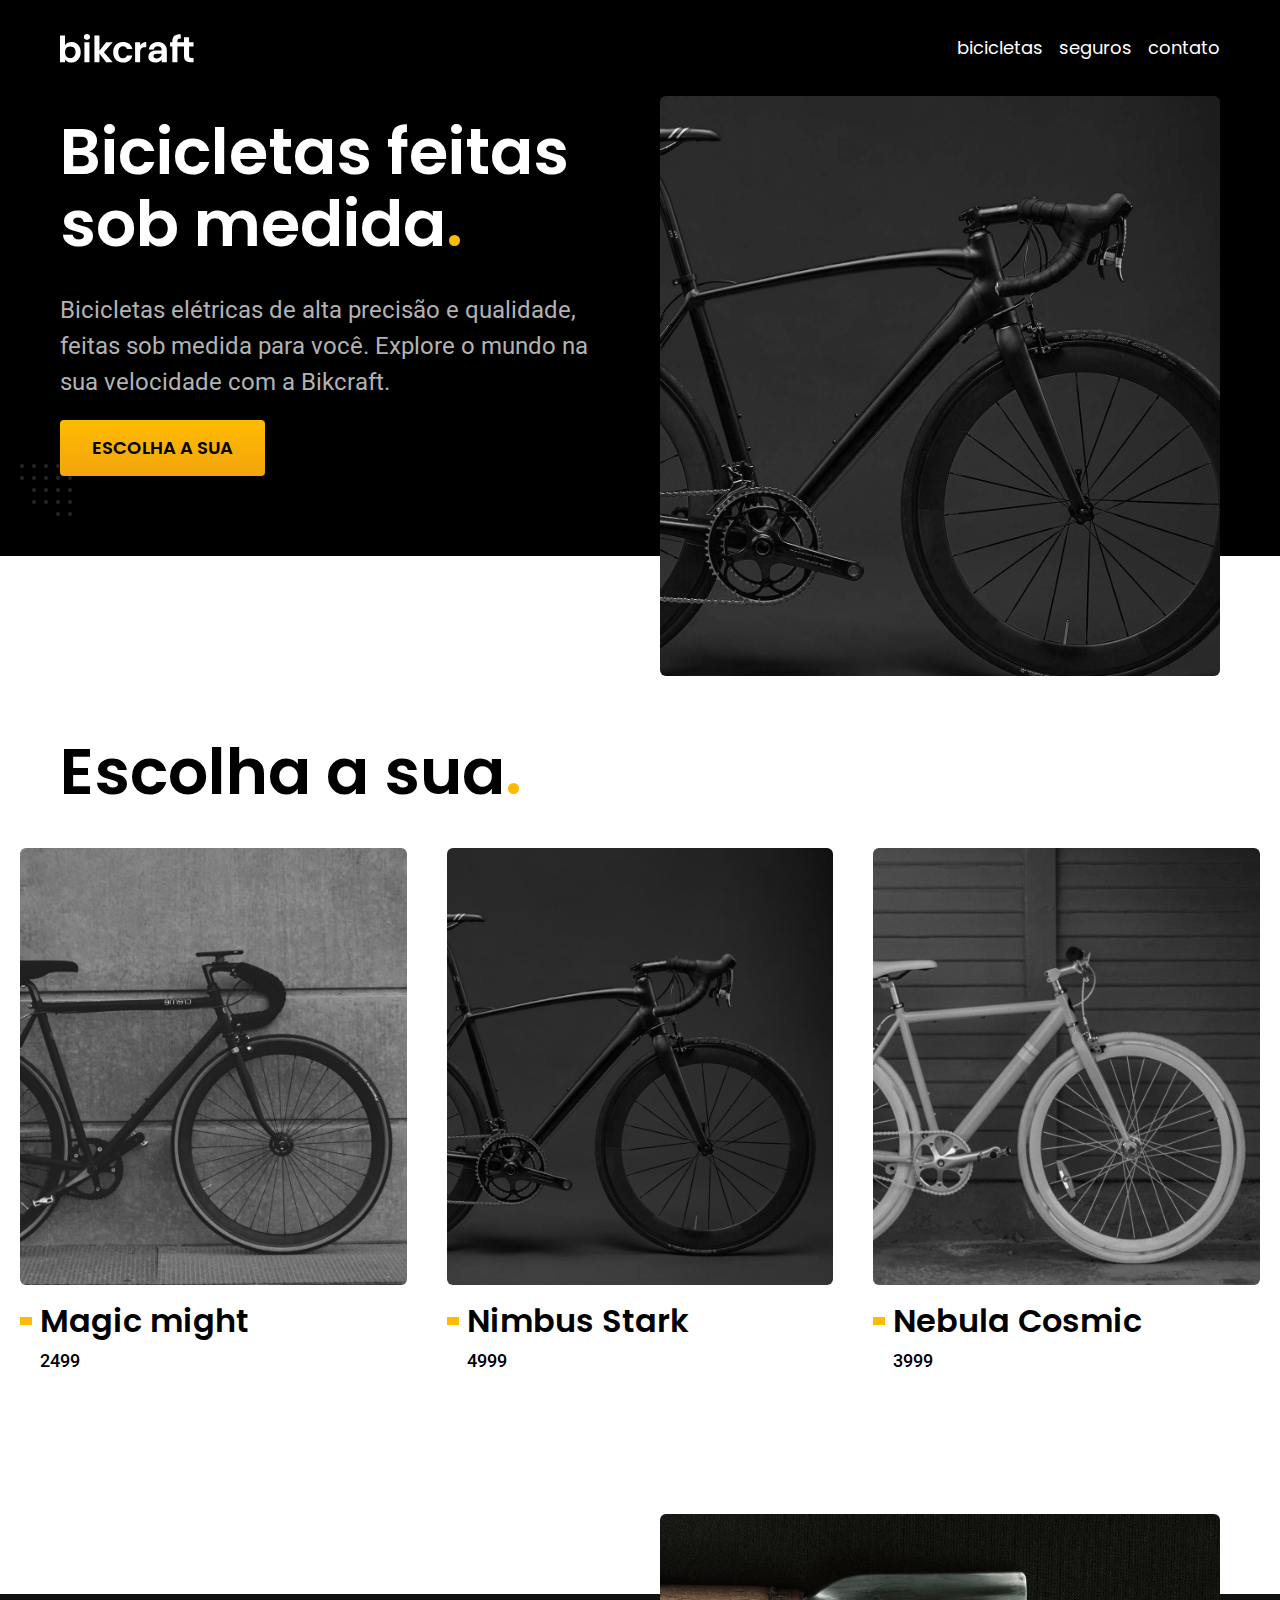
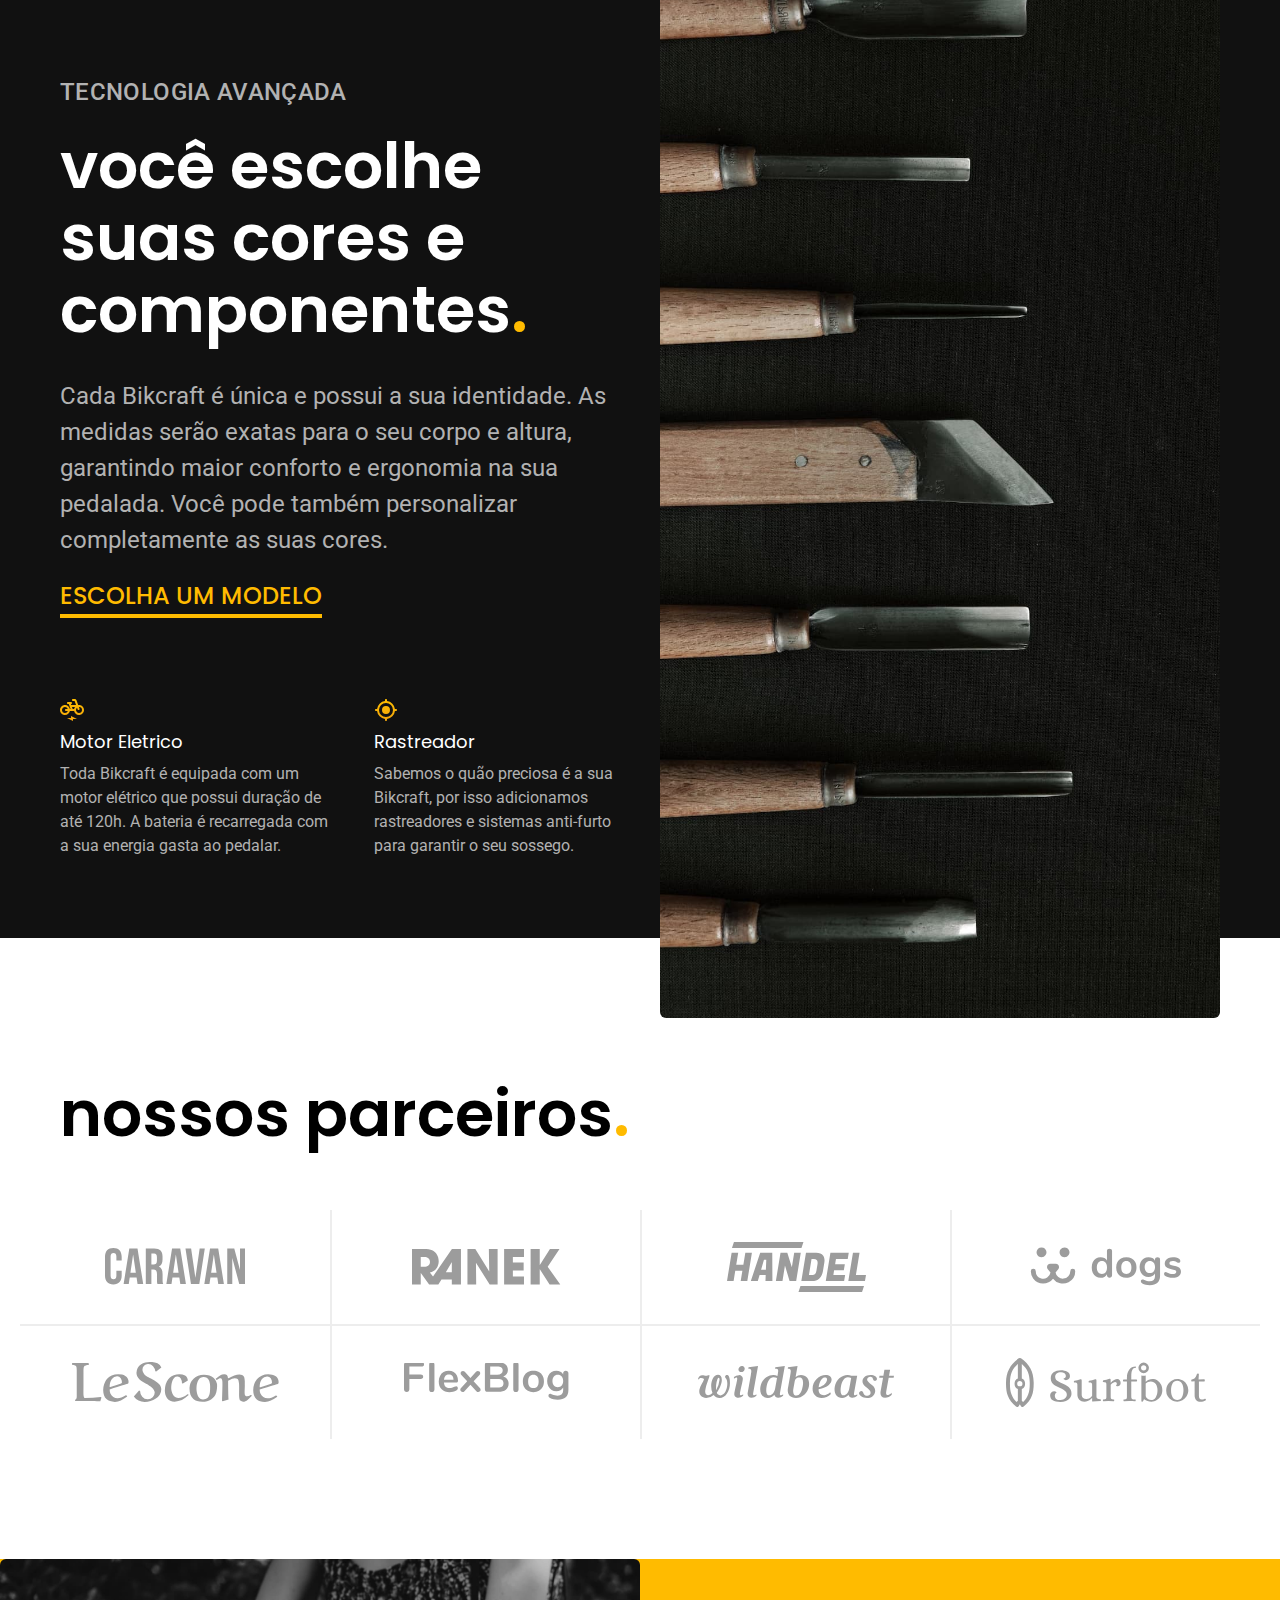
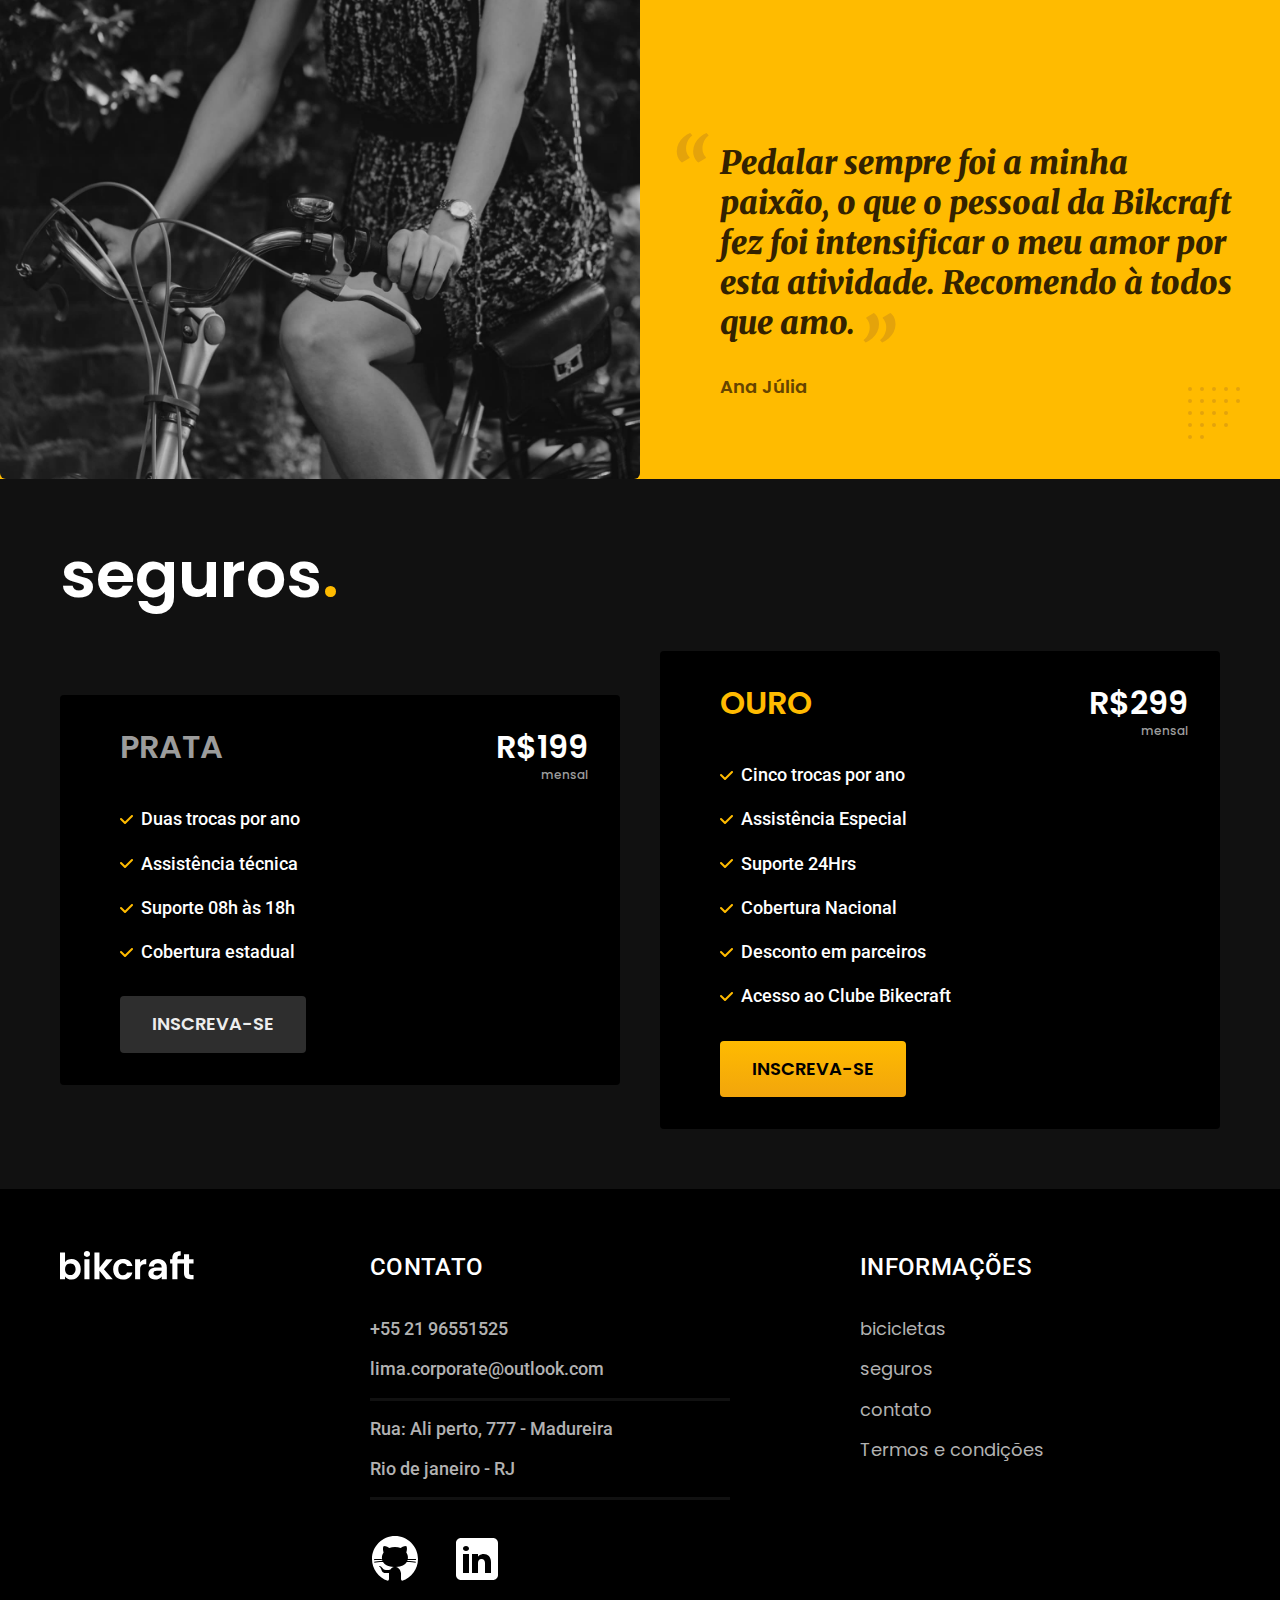
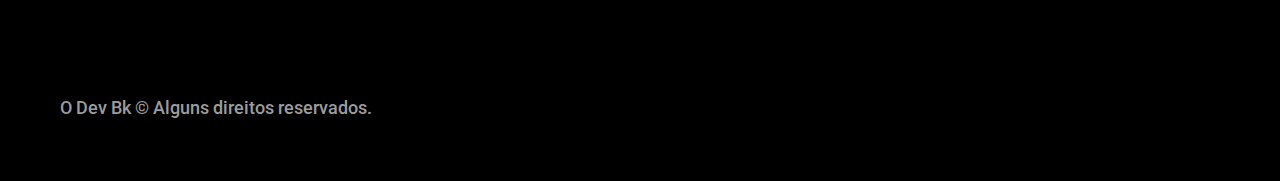
<file: index.html>
<!DOCTYPE html>
<html lang="pt-br">

<head>
  <meta charset="UTF-8">
  <meta http-equiv="X-UA-Compatible" content="IE=edge">
  <meta name="viewport" content="width=device-width, initial-scale=1.0">

  <title>Bikecraft - Bicicletas eletricas</title>

  <link rel="preload" href="./css/Global.css" as="style">
  <link rel="stylesheet" href="./css/Global.css">

  <meta name="description" content="Bicicletas elétricas de alta precisão e qualidade, feitas sob medida para o cliente. Explore o mundo na sua velocidade com a Bikcraft">


  <link rel="preconnect" href="https://fonts.googleapis.com">
  <link rel="preconnect" href="https://fonts.gstatic.com" crossorigin>
  <link href="https://fonts.googleapis.com/css2?family=Merriweather:ital,wght@1,900&family=Poppins:wght@400;600&family=Roboto:wght@400;500&display=swap" rel="stylesheet">
</head>

<body>
  <header class="header-bg">
    <div class="header container">
      <a href="./"><img src="./img/bikcraft.svg" width="136" height="32" alt="Bikecraft"></a>

      <nav aria-label="primaria">
        <ul class="header-menu cor-0 font-1-m">
          <li><a href="./bicicletas.html">bicicletas</a></li>
          <li><a href="./seguros.html">seguros</a></li>
          <li><a href="./contato.html">contato</a></li>
        </ul>
      </nav>
    </div>
  </header>


  <main class="introducao-bg">
    <div class="introducao container">
      <div class="introducao-conteudo">
        <h1 class="font-1-xxl cor-0">Bicicletas feitas sob medida<span class="cor-p1">.</span></h1>
        <p class="font-2-l cor-5">Bicicletas elétricas de alta precisão e qualidade, feitas sob medida para você. Explore o mundo na sua velocidade com a Bikcraft.</p>
        <a class="botao" href="./bicicletas">escolha a sua</a>
      </div>
      <picture>
        <source media="(max-width:800px)" srcset="./img/bicicletas/nimbus.jpg">
        <img src="./img/fotos/introducao.jpg" width="1280" height="1600" alt="bicicleta elétrica preta.">
      </picture>
    </div>
  </main>

  <article class="bicicletas-lista">
    <h2 class="container font-1-xxl">Escolha a sua<span class="cor-p1">.</span></h2>
    <ul>
      <li>
        <a href="./bicicletas/magic.html">
          <img src="./img/bicicletas/magic-home.jpg"  alt="bicicleta preta">
          <h3 class="font-1-xl">Magic might</h3>
        </a>
        <span class="font-2-m">2499</span>
      </li>
      <li>
        <a href="./bicicletas/Nimbus.html">
          <img src="./img/bicicletas/nimbus-home.jpg" alt="bicicleta preta">
          <h3 class="font-1-xl">Nimbus Stark</h3>
        </a>
        <span class="font-2-m">4999</span>
      </li>
      <li>
        <a href="./bicicletas/nebula.html">
          <img src="./img/bicicletas/nebula-home.jpg" alt="bicicleta preta">
          <h3 class="font-1-xl">Nebula Cosmic</h3>
        </a>
        <span class="font-2-m">3999</span>
      </li>
    </ul>
  </article>


  <article class="tecnologia-bg">
    <div class="tecnologia container">
      <div class="tecnologia-conteudo">
        <span class="font-2-l-b cor-5">Tecnologia Avançada</span>
        <h2 class="font-1-xxl cor-0">você escolhe suas cores e componentes<span class="cor-p1">.</span></h2>
        <p class="font-2-l cor-5">Cada Bikcraft é única e possui a sua identidade. As medidas serão exatas para o seu corpo e altura, garantindo maior conforto e ergonomia na sua pedalada. Você pode também personalizar completamente as suas cores.</p>
        <a class="link" href="./bicicletas.html">Escolha um modelo</a>
        <div class="tecnologia-vantagens">
          <div>
            <img src="./img/icones/eletrica.svg" alt="">
            <h3 class="font-1-m cor-0">Motor Eletrico</h3>
            <p class="font-2-s cor-5">Toda Bikcraft é equipada com um motor elétrico que possui duração de até 120h. A bateria é recarregada com a sua energia gasta ao pedalar.</p>
          </div>
          <div>
            <img src="./img/icones/rastreador.svg"  alt="">
            <h3 class="font-1-m cor-0">Rastreador</h3>
            <p class="font-2-s cor-5">Sabemos o quão preciosa é a sua Bikcraft, por isso adicionamos rastreadores e sistemas anti-furto para garantir o seu sossego.</p>
          </div>
        </div>
      </div>
      <div class="tecnologia-imagem">
        <img src="./img/fotos/tecnologia.jpg" alt="">
      </div>
  </article>

  <section class="parceiros" aria-label="nossos-parceiros">
    <h2 class="container font-1-xxl">nossos parceiros<span class="cor-p1">.<span></h2>

    <ul>
      <li> <img src="./img/parceiros/caravan.svg" alt=""></li>
      <li> <img src="./img/parceiros/ranek.svg" alt=""></li>
      <li> <img src="./img/parceiros/handel.svg" alt=""></li>
      <li> <img src="./img/parceiros/dogs.svg" alt=""></li>
      <li> <img src="./img/parceiros/lescone.svg" alt=""></li>
      <li> <img src="./img/parceiros/flexblog.svg" alt=""></li>
      <li> <img src="./img/parceiros/wildbeast.svg" alt=""></li>
      <li> <img src="./img/parceiros/surfbot.svg" alt=""></li>
    </ul>
  </section>

  <section class="depoimento" aria-label="depoimento">
    <div>
      <img src="./img/fotos/depoimento.jpg" alt="pessoa pedalando uma bicicleta bikecraft">
    </div>
    <div class="depoimento-conteudo">
      <blockquote class="font-1-xl cor-p5">
        <p>Pedalar sempre foi a minha paixão, o que o pessoal da Bikcraft fez foi intensificar o meu amor por esta atividade. Recomendo à todos que amo.</p>
      </blockquote>
      <span class="font-1-m-b cor-p4">Ana Júlia</span>
    </div>
  </section>

  <article class="seguros-bg">
    <div class="seguros container">
      <h2 class="font-1-xxl cor-0">seguros<span class="cor-p1">.</span></h2>
      <div class="seguros-item">
        <h3 class="font-1-xl cor-6">PRATA</h3>
        <span class="font-1-xl cor-0">R$199 <span class="font-1-xs cor-6">mensal</span></span>
        <ul class="font-2-m cor-0">
          <li>Duas trocas por ano</li>
          <li>Assistência técnica</li>
          <li>Suporte 08h às 18h</li>
          <li>Cobertura estadual</li>
        </ul>
        <a class="botao secundario" href="./orcamento.html">Inscreva-se</a>
      </div>
      <div class="seguros-item">
        <h3 class="font-1-xl cor-p1">OURO</h3>
        <span class="font-1-xl cor-0">R$299 <span class="font-1-xs cor-6">mensal</span></span>
        <ul class="font-2-m cor-0">
          <li>Cinco trocas por ano</li>
          <li>Assistência Especial</li>
          <li>Suporte 24Hrs</li>
          <li>Cobertura Nacional</li>
          <li>Desconto em parceiros</li>
          <li>Acesso ao Clube Bikecraft</li>
        </ul>
        <a class="botao" href="./orcamento.html">Inscreva-se</a>
      </div>
    </div>
  </article>

  <footer class="footer-bg">
    <div class="footer container">
      <img src="./img/bikcraft.svg" alt="bikecraft">
      <div class="footer-contato">
        <h3 class="font-2-l-b cor-0">Contato</h3>
        <ul class="font-2-m cor-5">
          <li><a href="tel:+5521965510525"></a>+55 21 96551525</li>
          <li><a href="mailto:lima.corporate@outlook.com"></a>lima.corporate@outlook.com</li>
          <li>Rua: Ali perto, 777 - Madureira</li>
          <li>Rio de janeiro - RJ</li>
        </ul>
        <div class="footer-redes">
          <a href="https://github.com/O-DEV-BK">GitHub
            <img src="./img/icones/github.svg" alt="">
          </a>
          <a href="https://www.linkedin.com/in/raphael-lima-293b6226b/">LinkedIn
            <img src="./img/icones/linkedin.svg" alt="">
          </a>
        </div>
      </div>
      <div class="footer-informacoes">
        <h3 class="font-2-l-b cor-0">informações</h3>
        <nav>
          <ul class="font-1-m cor-5">
            <li><a href="./bicicletas.html">bicicletas</a></li>
            <li><a href="./seguros.html">seguros</a></li>
            <li><a href="./contato.html">contato</a></li>
            <li><a href="./termos.html">Termos e condições</a></li>
          </ul>
        </nav>
      </div>
      <p class="footer-copy font-2-m cor-6">O Dev Bk © Alguns direitos reservados.</p>
    </div>


  </footer>

</body>

</html>
</file>
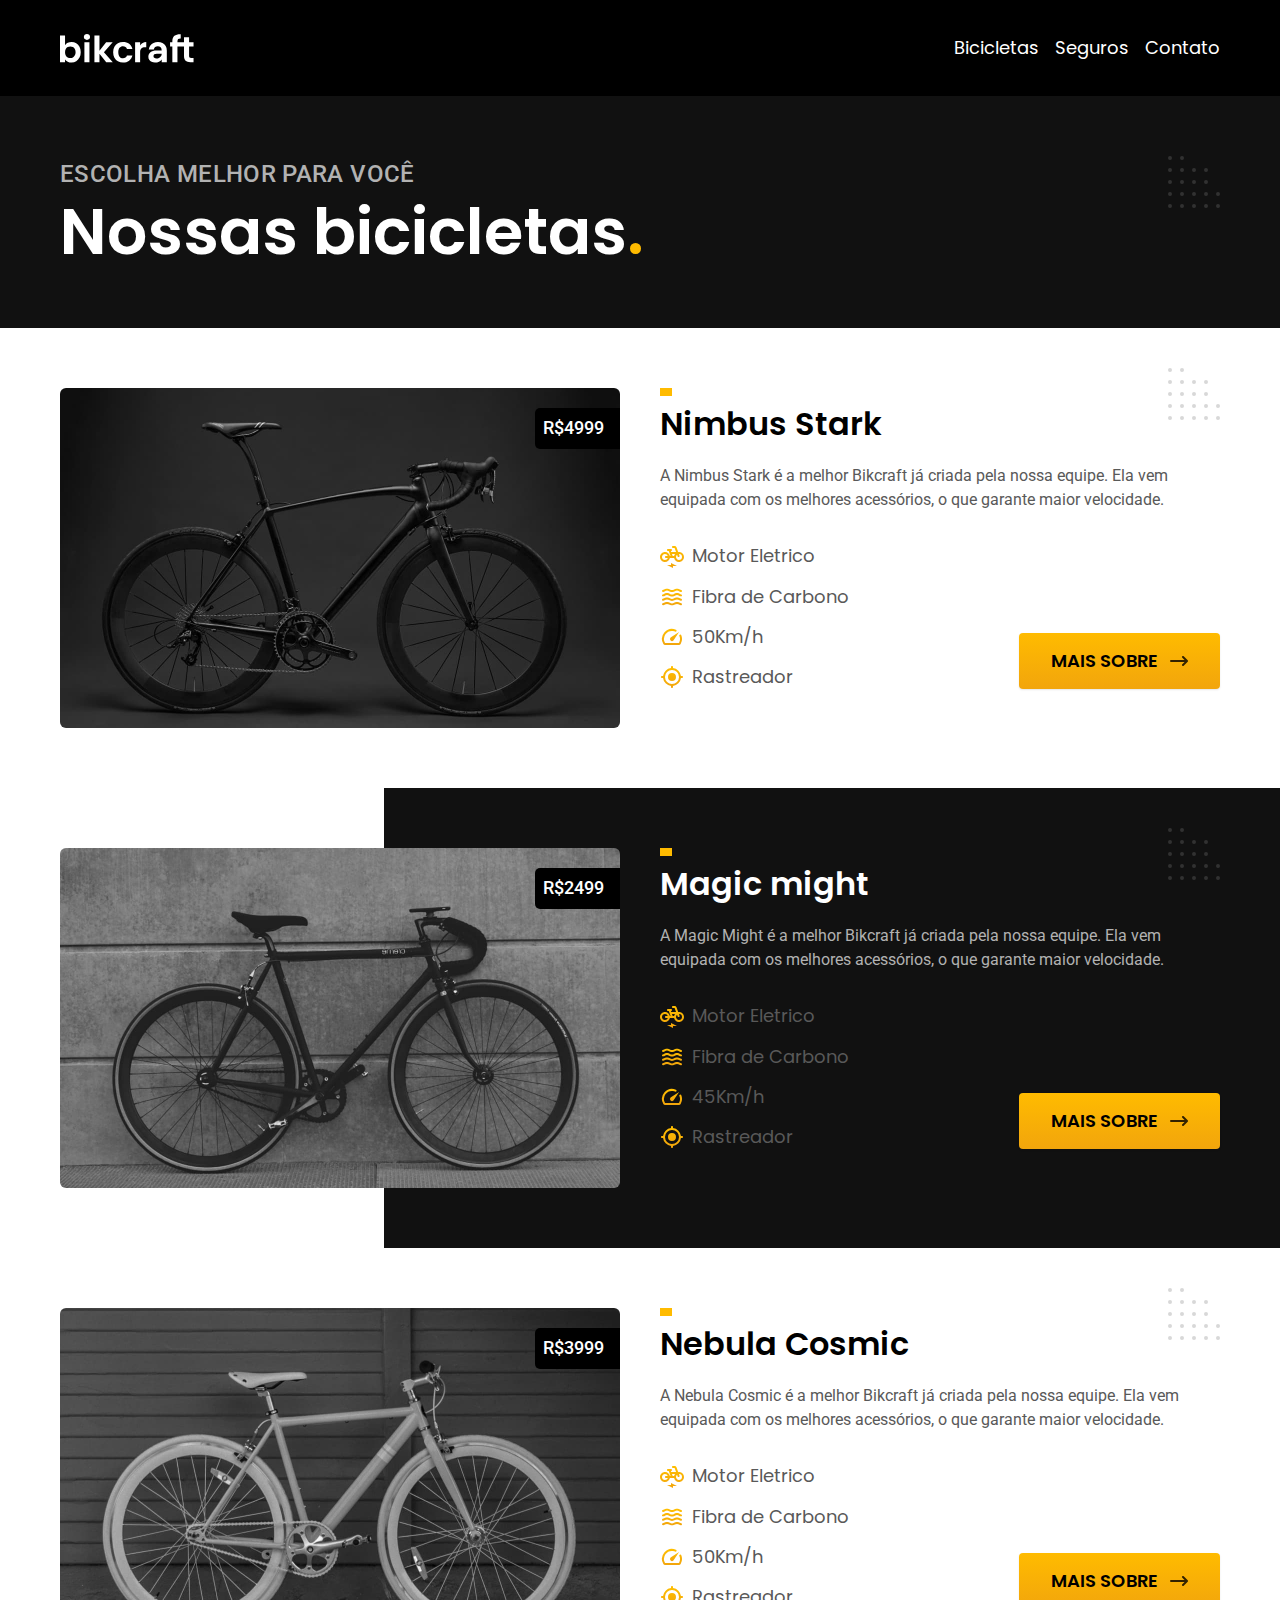
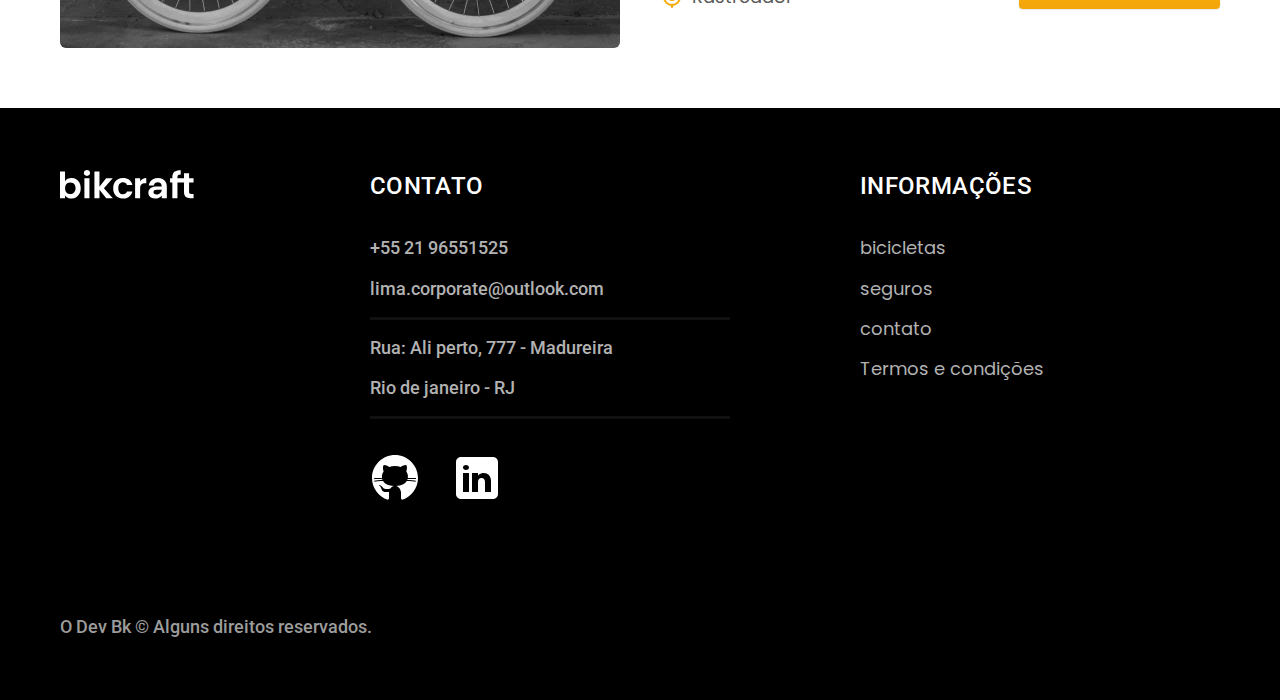
<file: Bicicletas.html>
<!DOCTYPE html>
<html lang="pt-br">

<head>
  <meta charset="UTF-8">
  <meta http-equiv="X-UA-Compatible" content="IE=edge">
  <meta name="viewport" content="width=device-width, initial-scale=1.0">

  <title>Bicicletas | Bikecraft</title>

  <link rel="preload" href="./css/Global.css" as="style">
  <link rel="stylesheet" href="./css/Global.css">
  <link rel="preconnect" href="https://fonts.googleapis.com">
  <link rel="preconnect" href="https://fonts.gstatic.com" crossorigin>
  <link href="https://fonts.googleapis.com/css2?family=Merriweather:ital,wght@1,900&family=Poppins:wght@400;600&family=Roboto:wght@400;500&display=swap" rel="stylesheet">
</head>

<body id="bicicletas">
  <header class="header-bg">
    <div class="header container">
      <a href="./"><img src="./img/bikcraft.svg" alt="Bikecraft"></a>  
      <nav aria-label="primaria">
        <ul class="header-menu cor-0 font-1-m">
          <li><a href="./bicicletas.html">Bicicletas</a></li>
          <li><a href="./seguros.html">Seguros</a></li>
          <li><a href="./contato.html">Contato</a></li>
        </ul>
      </nav>
    </div>
  </header>



  <main>
    <div class="titulo-bg">
      <div class="titulo container">
        <p class="font-2-l-b cor-5">Escolha melhor para você</p>
        <h1 class="font-1-xxl cor-0">Nossas bicicletas<span class="cor-p1">.</span></h1>
      </div>
    </div>


    <div class="bicicletas container">
      <div class="bicicletas-imagem">
        <img src="./img/bicicletas/nimbus.jpg" alt="bicicleta preta">
        <span class="font-2-m cor-0">R$4999</span>
      </div>
      <div class="bicicletas-conteudo">
        <h2 class="font-1-xl">Nimbus Stark</h2>
        <p class="font-2-s cor-8">A Nimbus Stark é a melhor Bikcraft já criada pela nossa equipe. Ela vem equipada com os melhores acessórios, o que garante maior velocidade.</p>

        <ul class="font-1-m cor-8">
          <li><img src="./img/icones/eletrica.svg" alt="">
            Motor Eletrico
          </li>
          <li><img src="./img/icones/carbono.svg" alt="">
            Fibra de Carbono
          </li>
          <li><img src="./img/icones/velocidade.svg" alt="">
            50Km/h
          </li>
          <li><img src="./img/icones/rastreador.svg" alt="">
            Rastreador
          </li>
        </ul>
        <a class="botao seta" href="./bicicletas/nimbus.html">Mais Sobre</a>

      </div>
    </div>

    <div class="bicicletas-bg">
      <div class="bicicletas container">
        <div class="bicicletas-imagem">
          <img src="./img/bicicletas/magic.jpg" alt="bicicleta preta">
          <span class="font-2-m cor-0">R$2499</span>
        </div>
        <div class="bicicletas-conteudo">
          <h2 class="font-1-xl cor-0">Magic might</h2>
          <p class="font-2-s cor-5">A Magic Might é a melhor Bikcraft já criada pela nossa equipe. Ela vem equipada com os melhores acessórios, o que garante maior velocidade.</p>

          <ul class="font-1-m cor-8">
            <li><img src="./img/icones/eletrica.svg" alt="">
              Motor Eletrico
            </li>
            <li><img src="./img/icones/carbono.svg" alt="">
              Fibra de Carbono
            </li>
            <li><img src="./img/icones/velocidade.svg" alt="">
              45Km/h
            </li>
            <li><img src="./img/icones/rastreador.svg" alt="">
              Rastreador
            </li>
          </ul>
          <a class="botao seta" href="./bicicletas/magic.html">Mais Sobre</a>

        </div>
      </div>
    </div>

    <div class="bicicletas container">
      <div class="bicicletas-imagem">
        <img src="./img/bicicletas/nebula.jpg" alt="bicicleta preta">
        <span class="font-2-m cor-0">R$3999</span>
      </div>
      <div class="bicicletas-conteudo">
        <h2 class="font-1-xl">Nebula Cosmic</h2>
        <p class="font-2-s cor-8">A Nebula Cosmic é a melhor Bikcraft já criada pela nossa equipe. Ela vem equipada com os melhores acessórios, o que garante maior velocidade.</p>

        <ul class="font-1-m cor-8">
          <li><img src="./img/icones/eletrica.svg" alt="">
            Motor Eletrico
          </li>
          <li><img src="./img/icones/carbono.svg" alt="">
            Fibra de Carbono
          </li>
          <li><img src="./img/icones/velocidade.svg" alt="">
            50Km/h
          </li>
          <li><img src="./img/icones/rastreador.svg" alt="">
            Rastreador
          </li>
        </ul>
        <a class="botao seta" href="./bicicletas/nebula.html">Mais Sobre</a>

      </div>
    </div>

  </main>

  <footer class="footer-bg">
    <div class="footer container">
      <img src="./img/bikcraft.svg" alt="bikecraft">
      <div class="footer-contato">
        <h3 class="font-2-l-b cor-0">Contato</h3>
        <ul class="font-2-m cor-5">
          <li><a href="tel:+5521965510525"></a>+55 21 96551525</li>
          <li><a href="mailto:lima.corporate@outlook.com"></a>lima.corporate@outlook.com</li>
          <li>Rua: Ali perto, 777 - Madureira</li>
          <li>Rio de janeiro - RJ</li>
        </ul>
        <div class="footer-redes">
          <a href="https://github.com/O-DEV-BK">GitHub
            <img src="./img/icones/github.svg" alt="">
          </a>
          <a href="https://www.linkedin.com/in/raphael-lima-293b6226b/">LinkedIn
            <img src="./img/icones/linkedin.svg" alt="">
          </a>
        </div>
      </div>
      <div class="footer-informacoes">
        <h3 class="font-2-l-b cor-0">informações</h3>
        <nav>
          <ul class="font-1-m cor-5">
            <li><a href="./bicicletas.html">bicicletas</a></li>
            <li><a href="./seguros.html">seguros</a></li>
            <li><a href="./contato.html">contato</a></li>
            <li><a href="./termos.html">Termos e condições</a></li>
          </ul>
        </nav>
      </div>
      <p class="footer-copy font-2-m cor-6">O Dev Bk © Alguns direitos reservados.</p>
    </div>


  </footer>

</body>

</html>
</file>
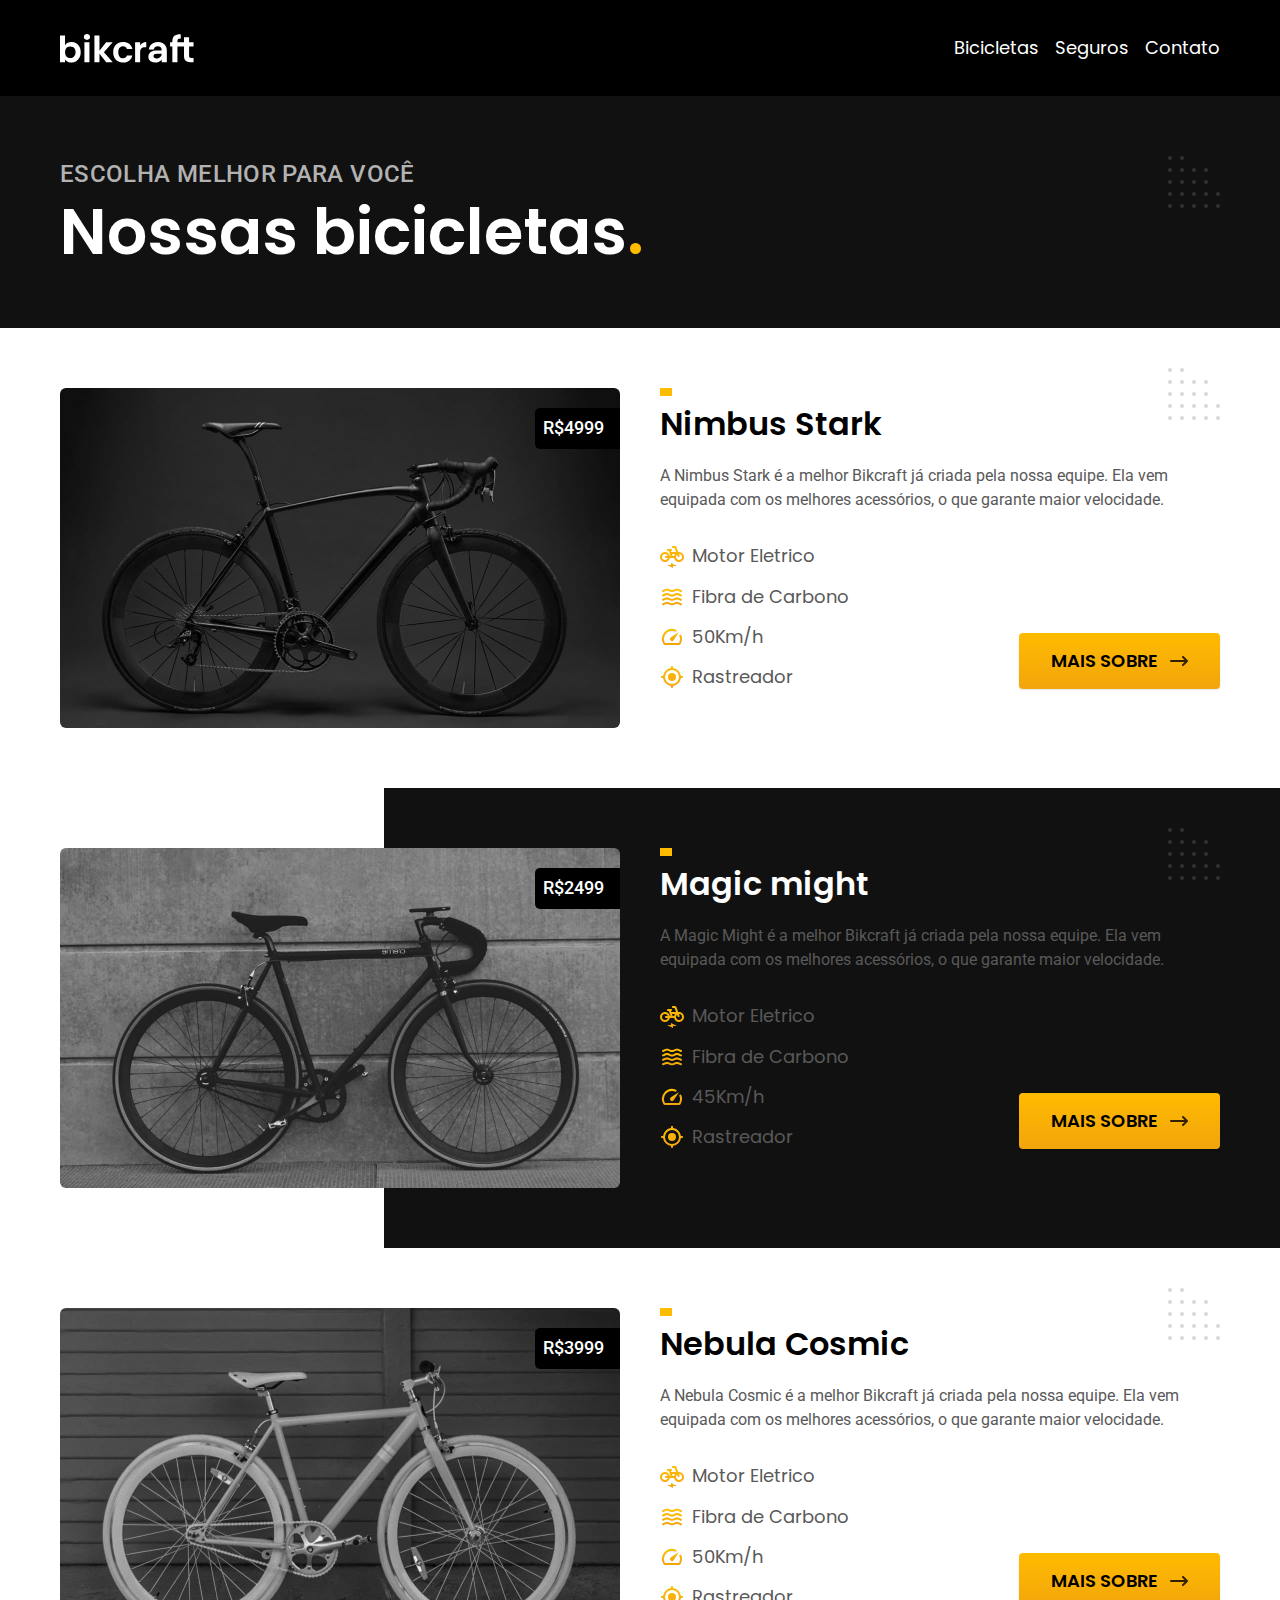
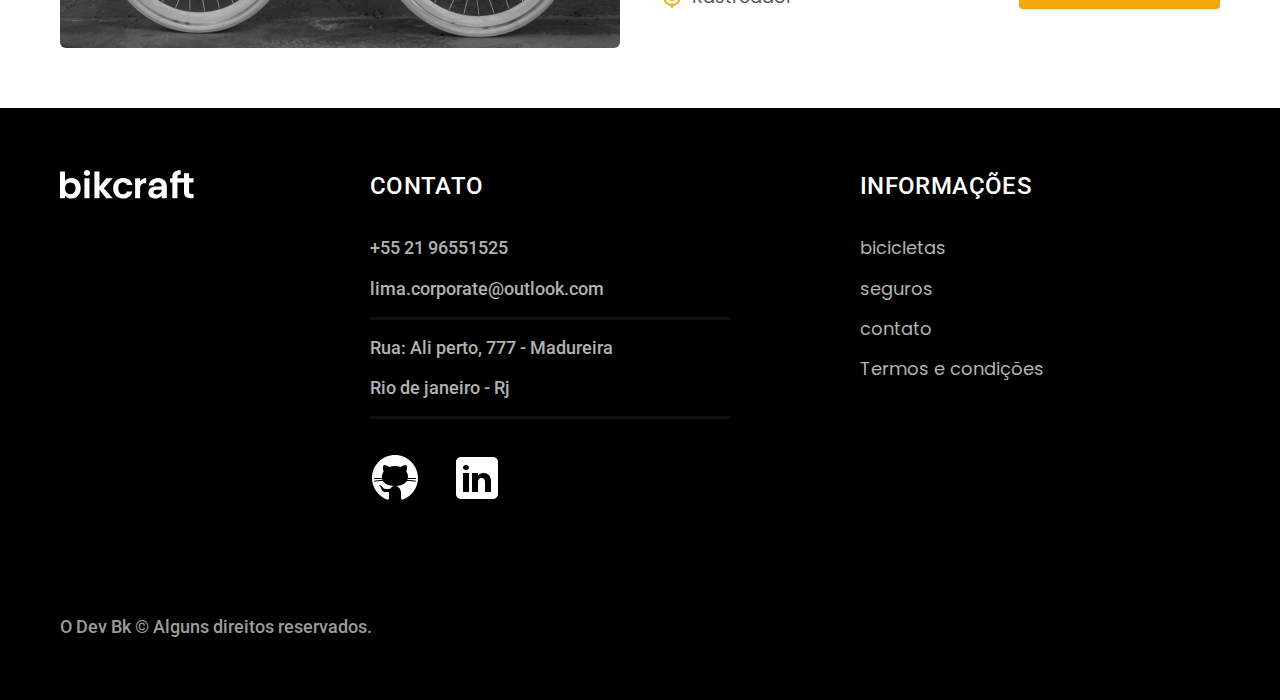
<file: bicicletas.html>
<!DOCTYPE html>
<html lang="pt-br">

<head>
  <meta charset="UTF-8">
  <meta http-equiv="X-UA-Compatible" content="IE=edge">
  <meta name="viewport" content="width=device-width, initial-scale=1.0">

  <title>Bicicletas | Bikecraft</title>

  <link rel="preload" href="./css/Global.css" as="style">
  <link rel="stylesheet" href="./css/Global.css">
  <link rel="preconnect" href="https://fonts.googleapis.com">
  <link rel="preconnect" href="https://fonts.gstatic.com" crossorigin>
  <link href="https://fonts.googleapis.com/css2?family=Merriweather:ital,wght@1,900&family=Poppins:wght@400;600&family=Roboto:wght@400;500&display=swap" rel="stylesheet">
  <script>document.documentElement.classList.add("js");</script>
</head>

<body id="bicicletas">
  <header class="header-bg">
    <div class="header container">
      <a href="./"><img src="./img/bikcraft.svg" alt="Bikecraft"></a>
      <nav aria-label="primaria">
        <ul class="header-menu cor-0 font-1-m">
          <li><a href="./bicicletas.html">Bicicletas</a></li>
          <li><a href="./seguros.html">Seguros</a></li>
          <li><a href="./contato.html">Contato</a></li>
        </ul>
      </nav>
    </div>
  </header>



  <main>
    <div class="titulo-bg">
      <div class="titulo container">
        <p class="font-2-l-b cor-5">Escolha melhor para você</p>
        <h1 class="font-1-xxl cor-0">Nossas bicicletas<span class="cor-p1">.</span></h1>
      </div>
    </div>


    <div class="bicicletas container">
      <div class="bicicletas-imagem">
        <img src="./img/bicicletas/nimbus.jpg" alt="bicicleta preta">
        <span class="font-2-m cor-0">R$4999</span>
      </div>
      <div class="bicicletas-conteudo">
        <h2 class="font-1-xl">Nimbus Stark</h2>
        <p class="font-2-s cor-8">A Nimbus Stark é a melhor Bikcraft já criada pela nossa equipe. Ela vem equipada com os melhores acessórios, o que garante maior velocidade.</p>

        <ul class="font-1-m cor-8">
          <li><img src="./img/icones/eletrica.svg" alt="">
            Motor Eletrico
          </li>
          <li><img src="./img/icones/carbono.svg" alt="">
            Fibra de Carbono
          </li>
          <li><img src="./img/icones/velocidade.svg" alt="">
            50Km/h
          </li>
          <li><img src="./img/icones/rastreador.svg" alt="">
            Rastreador
          </li>
        </ul>
        <a class="botao seta" href="./Bicicletas/nimbus.html">Mais Sobre</a>

      </div>
    </div>

    <div class="bicicletas-bg">
      <div class="bicicletas container">
        <div class="bicicletas-imagem">
          <img src="./img/bicicletas/magic.jpg" alt="bicicleta preta">
          <span class="font-2-m cor-0">R$2499</span>
        </div>
        <div class="bicicletas-conteudo">
          <h2 class="font-1-xl cor-0">Magic might</h2>
          <p class="font-2-s cor-8">A Magic Might é a melhor Bikcraft já criada pela nossa equipe. Ela vem equipada com os melhores acessórios, o que garante maior velocidade.</p>

          <ul class="font-1-m cor-8">
            <li><img src="./img/icones/eletrica.svg" alt="">
              Motor Eletrico
            </li>
            <li><img src="./img/icones/carbono.svg" alt="">
              Fibra de Carbono
            </li>
            <li><img src="./img/icones/velocidade.svg" alt="">
              45Km/h
            </li>
            <li><img src="./img/icones/rastreador.svg" alt="">
              Rastreador
            </li>
          </ul>
          <a class="botao seta" href="./Bicicletas/magic.html">Mais Sobre</a>

        </div>
      </div>
    </div>

    <div class="bicicletas container">
      <div class="bicicletas-imagem">
        <img src="./img/bicicletas/nebula.jpg" alt="bicicleta preta">
        <span class="font-2-m cor-0">R$3999</span>
      </div>
      <div class="bicicletas-conteudo">
        <h2 class="font-1-xl">Nebula Cosmic</h2>
        <p class="font-2-s cor-8">A Nebula Cosmic é a melhor Bikcraft já criada pela nossa equipe. Ela vem equipada com os melhores acessórios, o que garante maior velocidade.</p>

        <ul class="font-1-m cor-8">
          <li><img src="./img/icones/eletrica.svg" alt="">
            Motor Eletrico
          </li>
          <li><img src="./img/icones/carbono.svg" alt="">
            Fibra de Carbono
          </li>
          <li><img src="./img/icones/velocidade.svg" alt="">
            50Km/h
          </li>
          <li><img src="./img/icones/rastreador.svg" alt="">
            Rastreador
          </li>
        </ul>
        <a class="botao seta" href="./Bicicletas/nebula.html">Mais Sobre</a>

      </div>
    </div>

  </main>

  <footer class="footer-bg">
    <div class="footer container">
      <img src="./img/bikcraft.svg" alt="bikecraft">
      <div class="footer-contato">
        <h3 class="font-2-l-b cor-0">Contato</h3>
        <ul class="font-2-m cor-5">
          <li><a href="tel:+5521965510525"></a>+55 21 96551525</li>
          <li><a href="mailto:lima.corporate@outlook.com"></a>lima.corporate@outlook.com</li>
          <li>Rua: Ali perto, 777 - Madureira</li>
          <li>Rio de janeiro - Rj</li>
        </ul>
        <div class="footer-redes">
          <a href="https://github.com/O-DEV-BK">GitHub
            <img src="./img/icones/github.svg" alt="">
          </a>
          <a href="https://www.linkedin.com/in/raphael-lima-293b6226b/">LinkedIn
            <img src="./img/icones/linkedin.svg" alt="">
          </a>
        </div>
      </div>
      <div class="footer-informacoes">
        <h3 class="font-2-l-b cor-0">informações</h3>
        <nav>
          <ul class="font-1-m cor-5">
            <li><a href="./bicicletas.html">bicicletas</a></li>
            <li><a href="./seguros.html">seguros</a></li>
            <li><a href="./contato.html">contato</a></li>
            <li><a href="./termos.html">Termos e condições</a></li>
          </ul>
        </nav>
      </div>
      <p class="footer-copy font-2-m cor-6">O Dev Bk © Alguns direitos reservados.</p>
    </div>


  </footer>

  <script src="./JS/Script.js"></script>
</body>

</html>
</file>
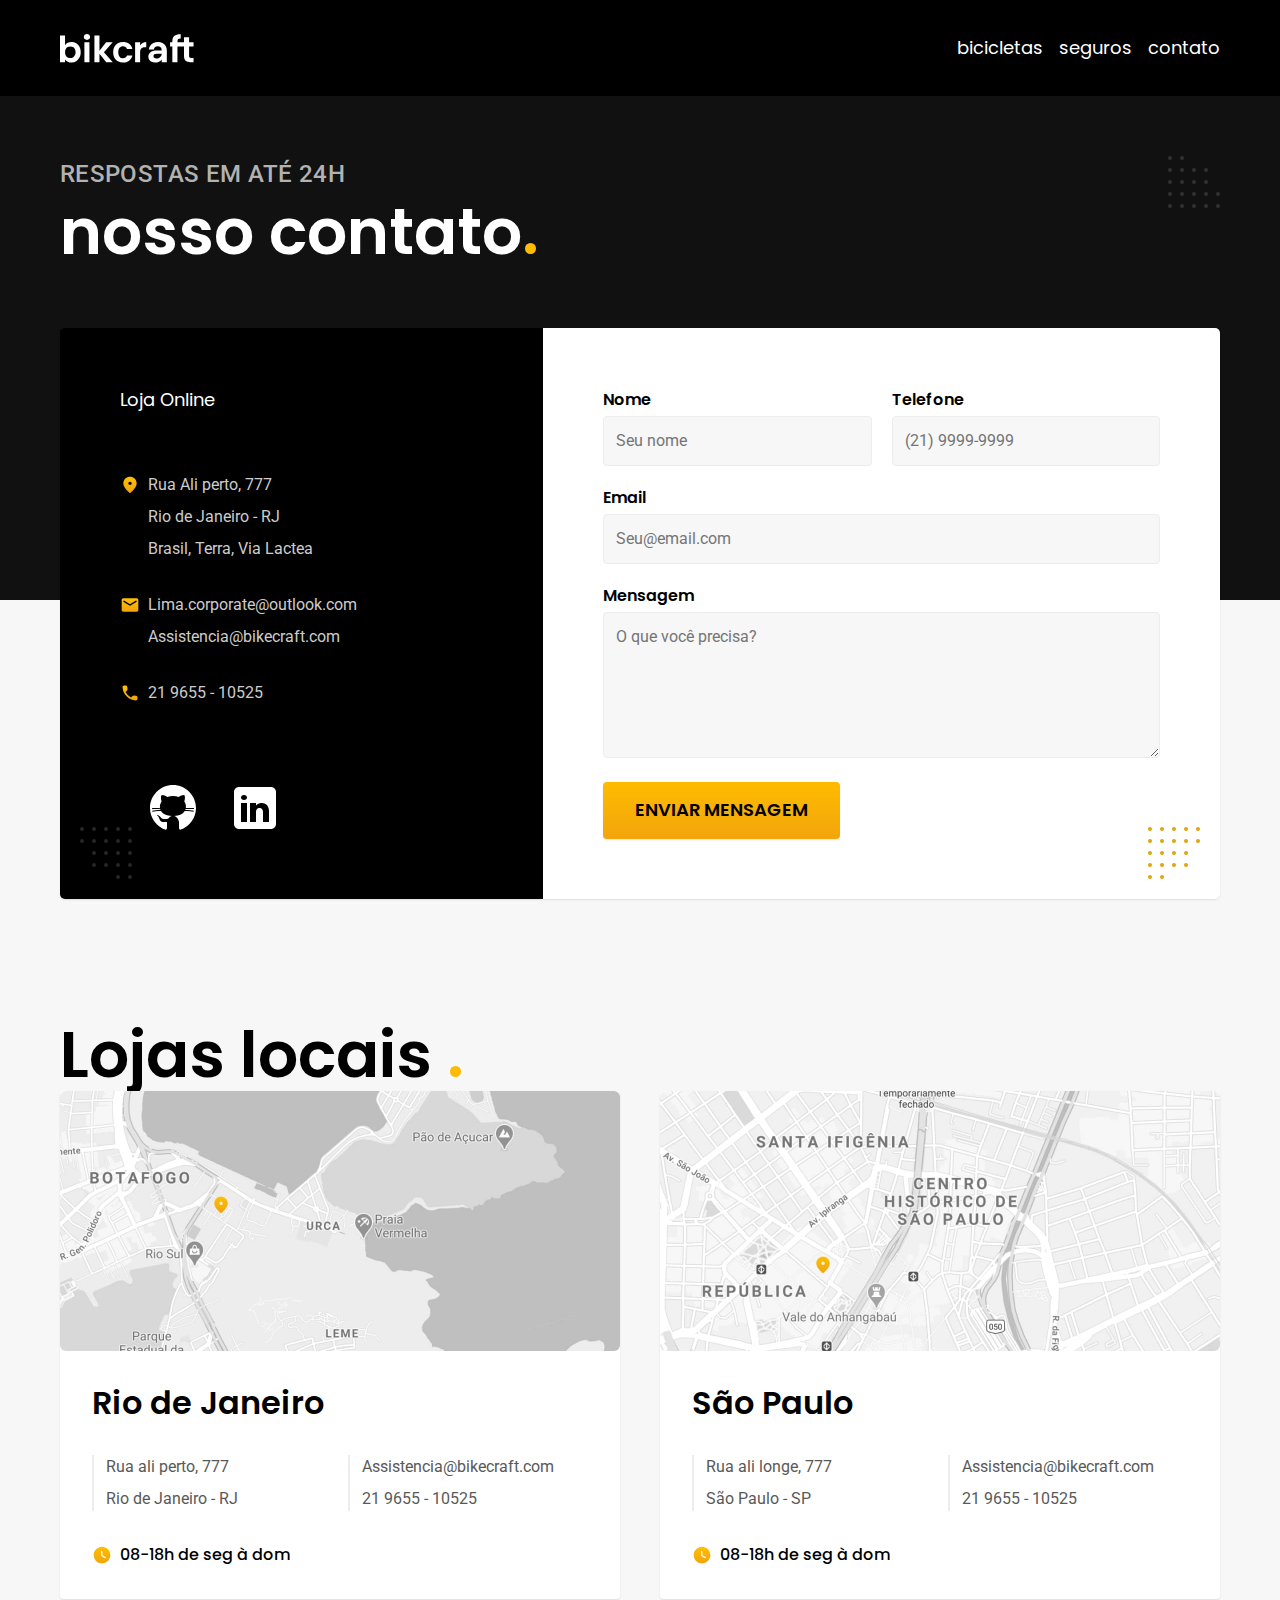
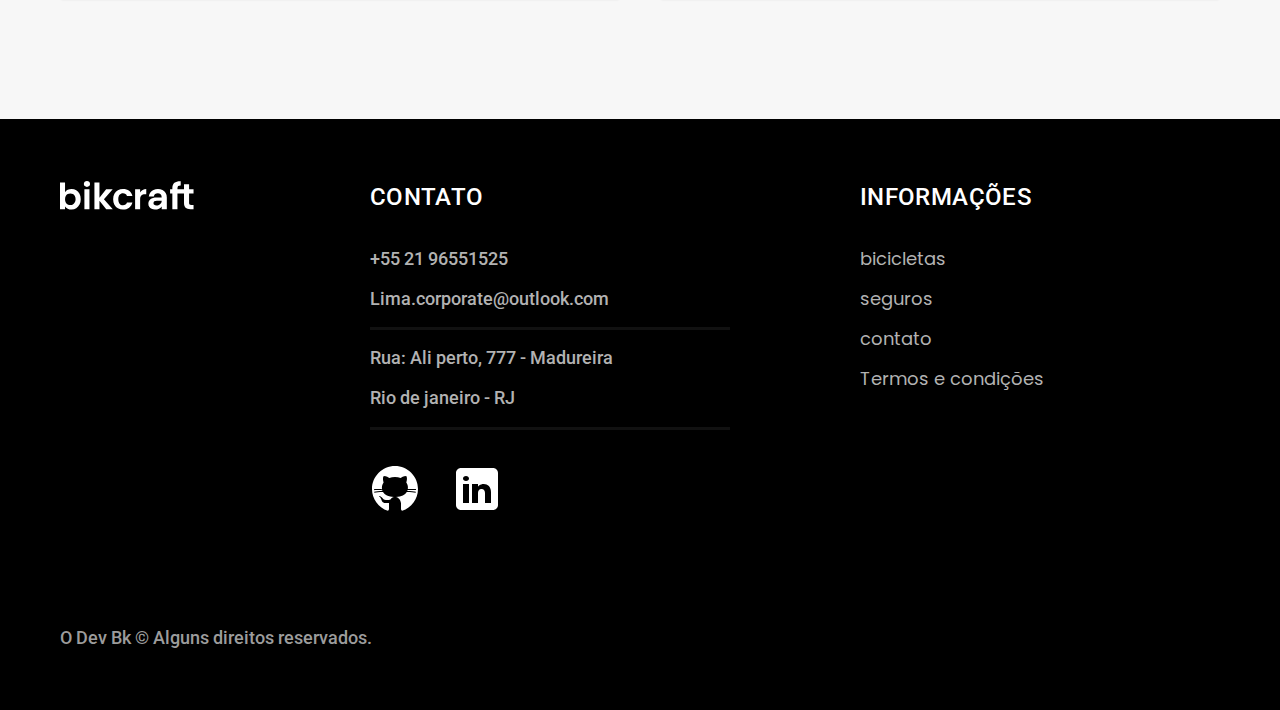
<file: contato.html>
<!DOCTYPE html>
<html lang="pt-br">

<head>
  <meta charset="UTF-8">
  <meta http-equiv="X-UA-Compatible" content="IE=edge">
  <meta name="viewport" content="width=device-width, initial-scale=1.0">

  <title>Contato | Bikecraft</title>

  <link rel="preload" href="./css/Global.css" as="style">
  <link rel="stylesheet" href="./css/Global.css">
  <link rel="preconnect" href="https://fonts.googleapis.com">
  <link rel="preconnect" href="https://fonts.gstatic.com" crossorigin>
  <link href="https://fonts.googleapis.com/css2?family=Merriweather:ital,wght@1,900&family=Poppins:wght@400;600&family=Roboto:wght@400;500&display=swap" rel="stylesheet">
</head>

<body id="contato">
  <header class="header-bg">
    <div class="header container">
      <a href="./"><img src="./img/bikcraft.svg" alt="Bikecraft"></a>

      <nav aria-label="primaria">
        <ul class="header-menu cor-0 font-1-m">
          <li><a href="./bicicletas.html">bicicletas</a></li>
          <li><a href="./seguros.html">seguros</a></li>
          <li><a href="./contato.html">contato</a></li>
        </ul>
      </nav>
    </div>
  </header>

  <main>
    <div class="titulo-bg">
      <div class="titulo container">
        <p class="font-2-l-b cor-5">RESPOSTAS EM ATÉ 24H</p>
        <h1 class="font-1-xxl cor-0">nosso contato<span class="cor-p1">.</span></h1>
      </div>
    </div>

    <div class="contato container">
      <section aria-label="endereco" class="contato-dados">
        <h2 class="font-1-m cor-0">Loja Online</h2>
        <div class="contato-endereco font-2-s cor-4">
          <p>Rua Ali perto, 777</p>
          <p>Rio de Janeiro - RJ</p>
          <p>Brasil, Terra, Via Lactea</p>
        </div>

        <address class="contato-meios font-2-s cor-4">
          <a href="mailto:lima.corporate@outlook.com">Lima.corporate@outlook.com</a>
          <a href="mailto:lima.corporate@outlook.com">Assistencia@bikecraft.com</a>
          <a href="tel:+5521965510525">21 9655 - 10525</a>
        </address>
        <div class="contato-rede">
          <a href="https://github.com/O-DEV-BK">GitHub
            <img src="./img/icones/github.svg" alt="">
          </a>
          <a href="https://www.linkedin.com/in/raphael-lima-293b6226b/">LinkedIn
            <img src="./img/icones/linkedin.svg" alt="">
          </a>
        </div>
      </section>


      <section aria-label="Formulario" class="contato-formulario">
        <form class="form" action="./contato.html">
          <div>
            <label for="nome">Nome</label>
            <input type="text" id="nome" name="nome" placeholder="Seu nome">
          </div>
          <div>
            <label for="telefone">Telefone</label>
            <input type="text" id="telefone" name="telefone" placeholder="(21) 9999-9999">
          </div>
          <div class="col-2">
            <label for="email">Email</label>
            <input type="email" id="email" name="email" placeholder="Seu@email.com">
          </div>
          <div class="col-2">
            <label for="mensagem">Mensagem</label>
            <textarea rows="5" id="mensagem" name="mensagem" placeholder="O que você precisa?"></textarea>
          </div>
          <button class="botao col-2">Enviar mensagem</button>
        </form>
      </section>
    </div>
  </main>

  <article class="lojas container">
    <h2 class="font-1-xxl">Lojas locais <span class="cor-p1">.</span></h2>
    <div class="lojas-item">
      <img src="./img/lojas/rj.jpg" alt="mapa marcando endereco">
      <div class="lojas-conteudo">
        <h3 class="font-1-xl">Rio de Janeiro</h3>
        <div class="lojas-dados font-2-s cor-8">
          <p>Rua ali perto, 777</p>
          <p>Rio de Janeiro - RJ</p>
        </div>
        <div class="lojas-dados font-2-s cor-8">
          <a href="mailto:lima.corporate@outlook.com">Assistencia@bikecraft.com</a>
          <a href="tel:+5521965510525">21 9655 - 10525</a>
        </div>
        <p class="lojas-tempo font-1-s"><img src="./img/icones/horario.svg" alt="">08-18h de seg à dom</p>
      </div>
    </div>
    <div class="lojas-item">
      <img src="./img/lojas/sp.jpg" alt="mapa marcando endereco">
      <div class="lojas-conteudo">
        <h3 class="font-1-xl">São Paulo</h3>
        <div class="lojas-dados font-2-s cor-8">
          <p>Rua ali longe, 777</p>
          <p>São Paulo - SP</p>
        </div>
        <div class="lojas-dados font-2-s cor-8">
          <a href="mailto:lima.corporate@outlook.com">Assistencia@bikecraft.com</a>
          <a href="tel:+5521965510525">21 9655 - 10525</a>
        </div>
        <p class="lojas-tempo font-1-s"><img src="./img/icones/horario.svg" alt="">08-18h de seg à dom</p>
      </div>
    </div>
  </article>

  <footer class="footer-bg">
    <div class="footer container">
      <img src="./img/bikcraft.svg" alt="bikecraft">
      <div class="footer-contato">
        <h3 class="font-2-l-b cor-0">Contato</h3>
        <ul class="font-2-m cor-5">
          <li><a href="tel:+5521965510525"></a>+55 21 96551525</li>
          <li><a href="mailto:lima.corporate@outlook.com"></a>Lima.corporate@outlook.com</li>
          <li>Rua: Ali perto, 777 - Madureira</li>
          <li>Rio de janeiro - RJ</li>
        </ul>
        <div class="footer-redes">
          <a href="https://github.com/O-DEV-BK">GitHub
            <img src="./img/icones/github.svg" alt="">
          </a>
          <a href="https://www.linkedin.com/in/raphael-lima-293b6226b/">LinkedIn
            <img src="./img/icones/linkedin.svg" alt="">
          </a>
        </div>
      </div>
      <div class="footer-informacoes">
        <h3 class="font-2-l-b cor-0">informações</h3>
        <nav>
          <ul class="font-1-m cor-5">
            <li><a href="./bicicletas.html">bicicletas</a></li>
            <li><a href="./seguros.html">seguros</a></li>
            <li><a href="./contato.html">contato</a></li>
            <li><a href="./termos.html">Termos e condições</a></li>
          </ul>
        </nav>
      </div>
      <p class="footer-copy font-2-m cor-6">O Dev Bk © Alguns direitos reservados.</p>
    </div>


  </footer>

</body>

</html>
</file>
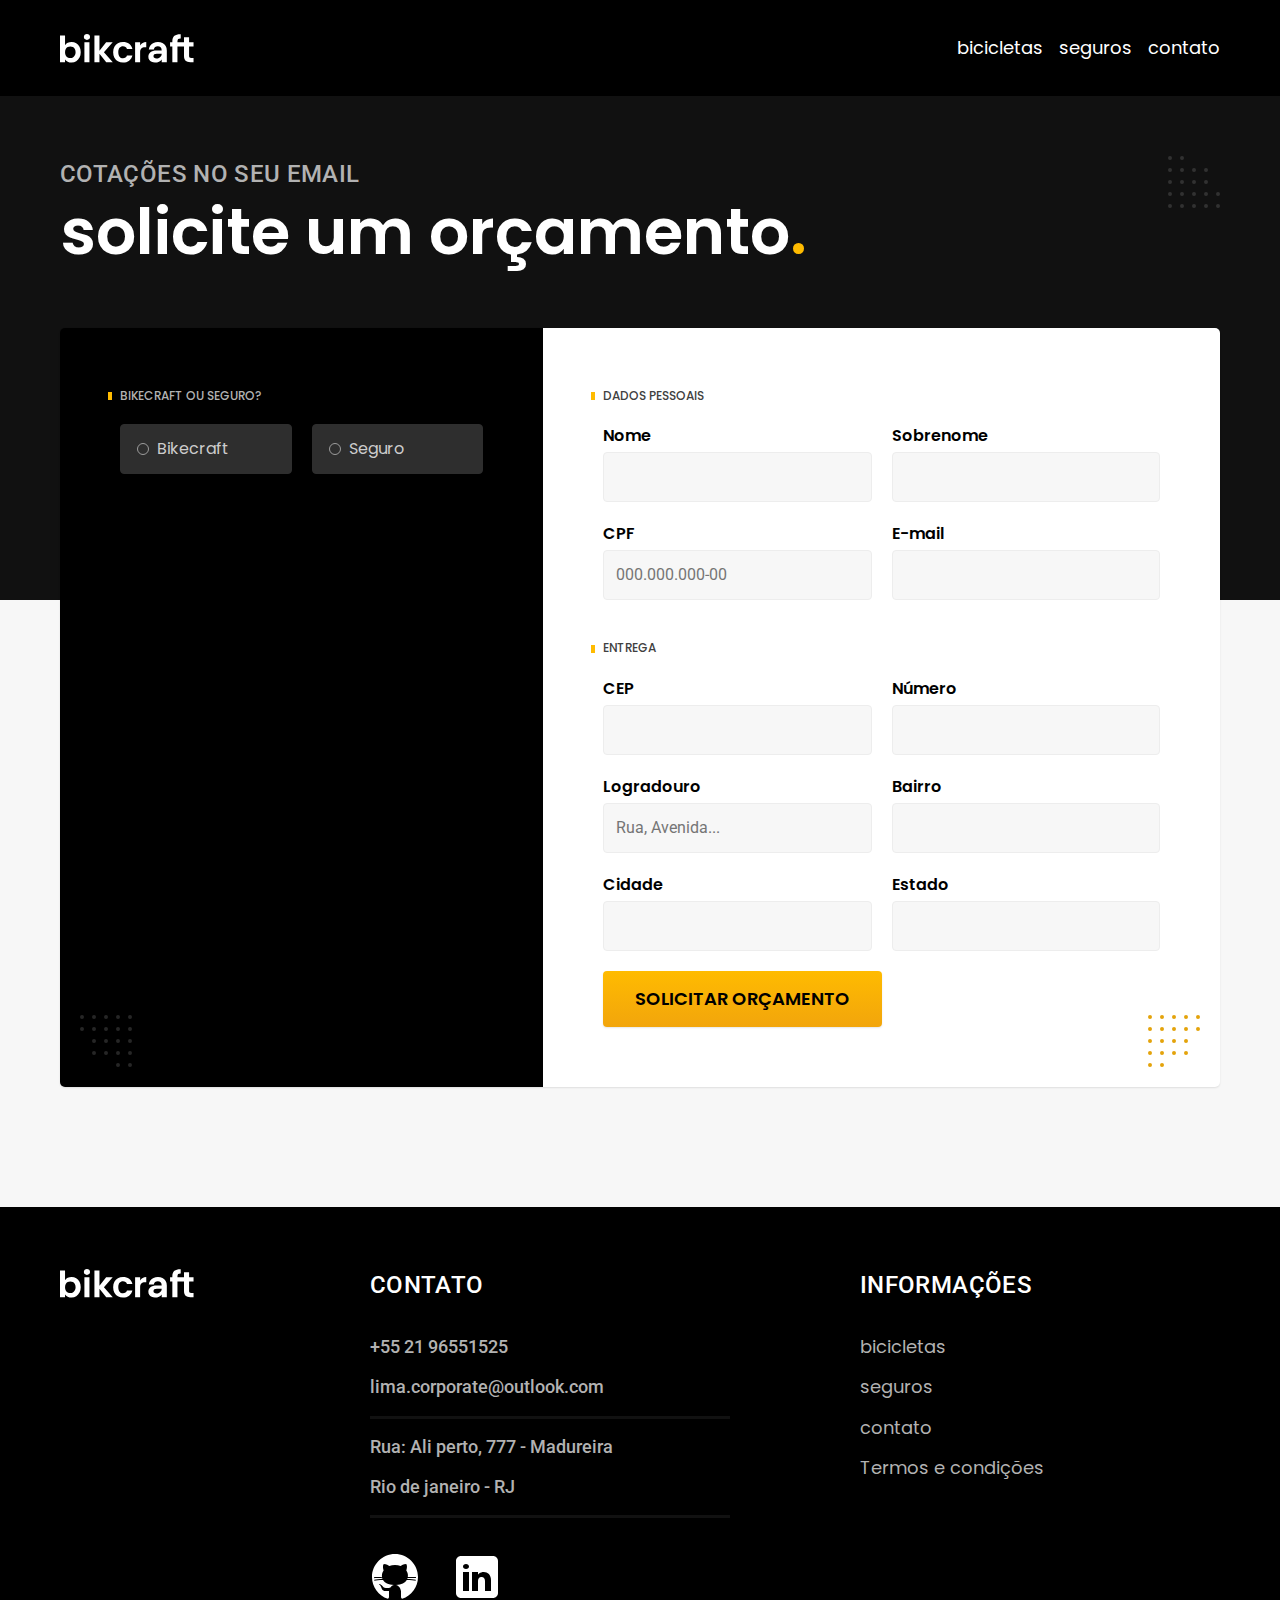
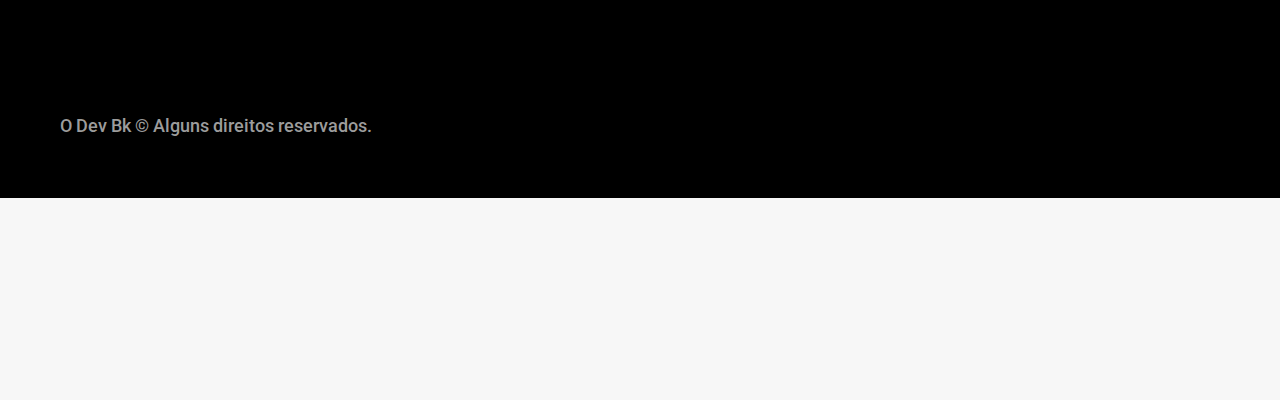
<file: orcamento.html>
<!DOCTYPE html>
<html lang="pt-br">

<head>
  <meta charset="UTF-8">
  <meta http-equiv="X-UA-Compatible" content="IE=edge">
  <meta name="viewport" content="width=device-width, initial-scale=1.0">

  <title>Bikecraft | Orçamento</title>

  <link rel="preload" href="./css/Global.css" as="style">
  <link rel="stylesheet" href="./css/Global.css">
  <link rel="preconnect" href="https://fonts.googleapis.com">
  <link rel="preconnect" href="https://fonts.gstatic.com" crossorigin>
  <link href="https://fonts.googleapis.com/css2?family=Merriweather:ital,wght@1,900&family=Poppins:wght@400;600&family=Roboto:wght@400;500&display=swap" rel="stylesheet">
</head>

<body id="orcamento">
  <header class="header-bg">
    <div class="header container">
      <a href="./"><img src="./img/bikcraft.svg" alt="Bikecraft"></a>

      <nav aria-label="primaria">
        <ul class="header-menu cor-0 font-1-m">
          <li><a href="./bicicletas.html">bicicletas</a></li>
          <li><a href="./seguros.html">seguros</a></li>
          <li><a href="./contato.html">contato</a></li>
        </ul>
      </nav>
    </div>
  </header>

  <main>
    <div class="titulo-bg">
      <div class="titulo container">
        <p class="font-2-l-b cor-5">COTAÇÕES NO SEU EMAIL</p>
        <h1 class="font-1-xxl cor-0">solicite um orçamento<span class="cor-p1">.</span></h1>
      </div>
    </div>

    <form class="orcamento container" action="./">
      <div class="orcamento-produto">
        <h2 class="font-1-xs cor-5">Bikecraft ou Seguro?</h2>

        <input type="radio" name="tipo" value="bikecraft" id="bikecraft">
        <label for="bikecraft">Bikecraft</label>

        <input type="radio" name="tipo" value="seguro" id="seguro">
        <label for="seguro">Seguro</label>

        <div class="orcamento-conteudo" id="orcamento-bikecraft">
          <h2 class="font-1-xs cor-5">Escolha a Sua</h2>

          <input type="radio" name="produto" value="nimbus" id="nimbus">
          <label for="nimbus">Nimbus Stark <span>R$ 4999</span></label>
          <div class="orcamento-detalhes">
            <ul class="font-1-xs cor-8">
              <li><img src="./img/icones/eletrica.svg" alt="">Motor Elétrico</li>
              <li><img src="./img/icones/carbono.svg" alt="">Fibra de Carbono</li>
              <li><img src="./img/icones/velocidade.svg" alt="">50km/H</li>
              <li><img src="./img/icones/rastreador.svg" alt="">Rastreador</li>
            </ul>
            <div class="orcamento-detalhes-imagem">
              <img src="./img/bicicletas/nimbus.jpg" alt="bicicleta preta">
            </div>
          </div>

          <input type="radio" name="produto" value="magic" id="magic">
          <label for="magic">Magic Might<span>R$ 2499</span></label>
          <div class="orcamento-detalhes">
            <ul class="font-1-xs cor-8">
              <li><img src="./img/icones/eletrica.svg" alt="">Motor Elétrico</li>
              <li><img src="./img/icones/carbono.svg" alt="">Fibra de Carbono</li>
              <li><img src="./img/icones/velocidade.svg" alt="">45km/H</li>
              <li><img src="./img/icones/rastreador.svg" alt="">Rastreador</li>
            </ul>
            <div class="orcamento-detalhes-imagem">
              <img src="./img/bicicletas/magic.jpg" alt="bicicleta branca">
            </div>

          </div>

          <input type="radio" name="produto" value="nebula" id="nebula">
          <label for="nebula">Nebula Cosmic<span>R$ 3999</span></label>
          <div class="orcamento-detalhes">
            <ul class="font-1-xs cor-8">
              <li><img src="./img/icones/eletrica.svg" alt="">Motor Elétrico</li>
              <li><img src="./img/icones/carbono.svg" alt="">Fibra de Carbono</li>
              <li><img src="./img/icones/velocidade.svg" alt="">40km/H</li>
              <li><img src="./img/icones/rastreador.svg" alt="">Rastreador</li>
            </ul>
            <div class="orcamento-detalhes-imagem">
              <img src="./img/bicicletas/nebula.jpg" alt="bicicleta preta">
            </div>
          </div>

        </div>

        <div class="orcamento-conteudo" id="orcamento-seguro">
          <h2 class="font-1-xs cor-5">Escolha o Plano</h2>

          <input type="radio" name="produto" value="prata" id="prata">
          <label for="prata">Prata <span>R$ 199</span></label>

          <input type="radio" name="produto" value="ouro" id="ouro">
          <label for="ouro">Ouro <span>R$ 299</span></label>
        </div>
      </div>
      <div class="orcamento-dados form">
        <h2 class="font-1-xs cor-9 col-2">Dados Pessoais</h2>
        <div>
          <label for="nome">Nome</label>
          <input type="text" id="nome" name="nome">
        </div>
        <div>
          <label for="Sobrenome">Sobrenome</label>
          <input type="text" id="Sobrenome" name="Sobrenome">
        </div>
        <div>
          <label for="cpf">CPF</label>
          <input type="text" id="cpf" name="cpf" placeholder="000.000.000-00">
        </div>
        <div>
          <label for="email">E-mail</label>
          <input type="email" id="email" name="email">
        </div>

        <h2 class="font-1-xs cor-9 col-2">Entrega</h2>
        <div>
          <label for="cep">CEP</label>
          <input type="text" id="cep" name="cep">
        </div>
        <div>
          <label for="numero">Número</label>
          <input type="text" id="numero" name="numero">
        </div>
        <div>
          <label for="logradouro">Logradouro</label>
          <input type="text" id="logradouro" name="logradouro" placeholder="Rua, Avenida...">
        </div>
        <div>
          <label for="bairro">Bairro</label>
          <input type="text" id="bairro" name="bairro">
        </div>
        <div>
          <label for="cidade">Cidade</label>
          <input type="text" id="cidade" name="cidade">
        </div>
        <div>
          <label for="estado">Estado</label>
          <input type="text" id="estado" name="estado">
        </div>
        <button class="botao col-2">Solicitar Orçamento</button>
      </div>
    </form>
  </main>

  <footer class="footer-bg">
    <div class="footer container">
      <img src="./img/bikcraft.svg" alt="bikecraft">
      <div class="footer-contato">
        <h3 class="font-2-l-b cor-0">Contato</h3>
        <ul class="font-2-m cor-5">
          <li><a href="tel:+5521965510525"></a>+55 21 96551525</li>
          <li><a href="mailto:lima.corporate@outlook.com"></a>lima.corporate@outlook.com</li>
          <li>Rua: Ali perto, 777 - Madureira</li>
          <li>Rio de janeiro - RJ</li>
        </ul>
        <div class="footer-redes">
          <a href="https://github.com/O-DEV-BK">GitHub
            <img src="./img/icones/github.svg" alt="">
          </a>
          <a href="https://www.linkedin.com/in/raphael-lima-293b6226b/">LinkedIn
            <img src="./img/icones/linkedin.svg" alt="">
          </a>
        </div>
      </div>
      <div class="footer-informacoes">
        <h3 class="font-2-l-b cor-0">informações</h3>
        <nav>
          <ul class="font-1-m cor-5">
            <li><a href="./bicicletas.html">bicicletas</a></li>
            <li><a href="./seguros.html">seguros</a></li>
            <li><a href="./contato.html">contato</a></li>
            <li><a href="./termos.html">Termos e condições</a></li>
          </ul>
        </nav>
      </div>
      <p class="footer-copy font-2-m cor-6">O Dev Bk © Alguns direitos reservados.</p>
    </div>


  </footer>

</body>

</html>
</file>
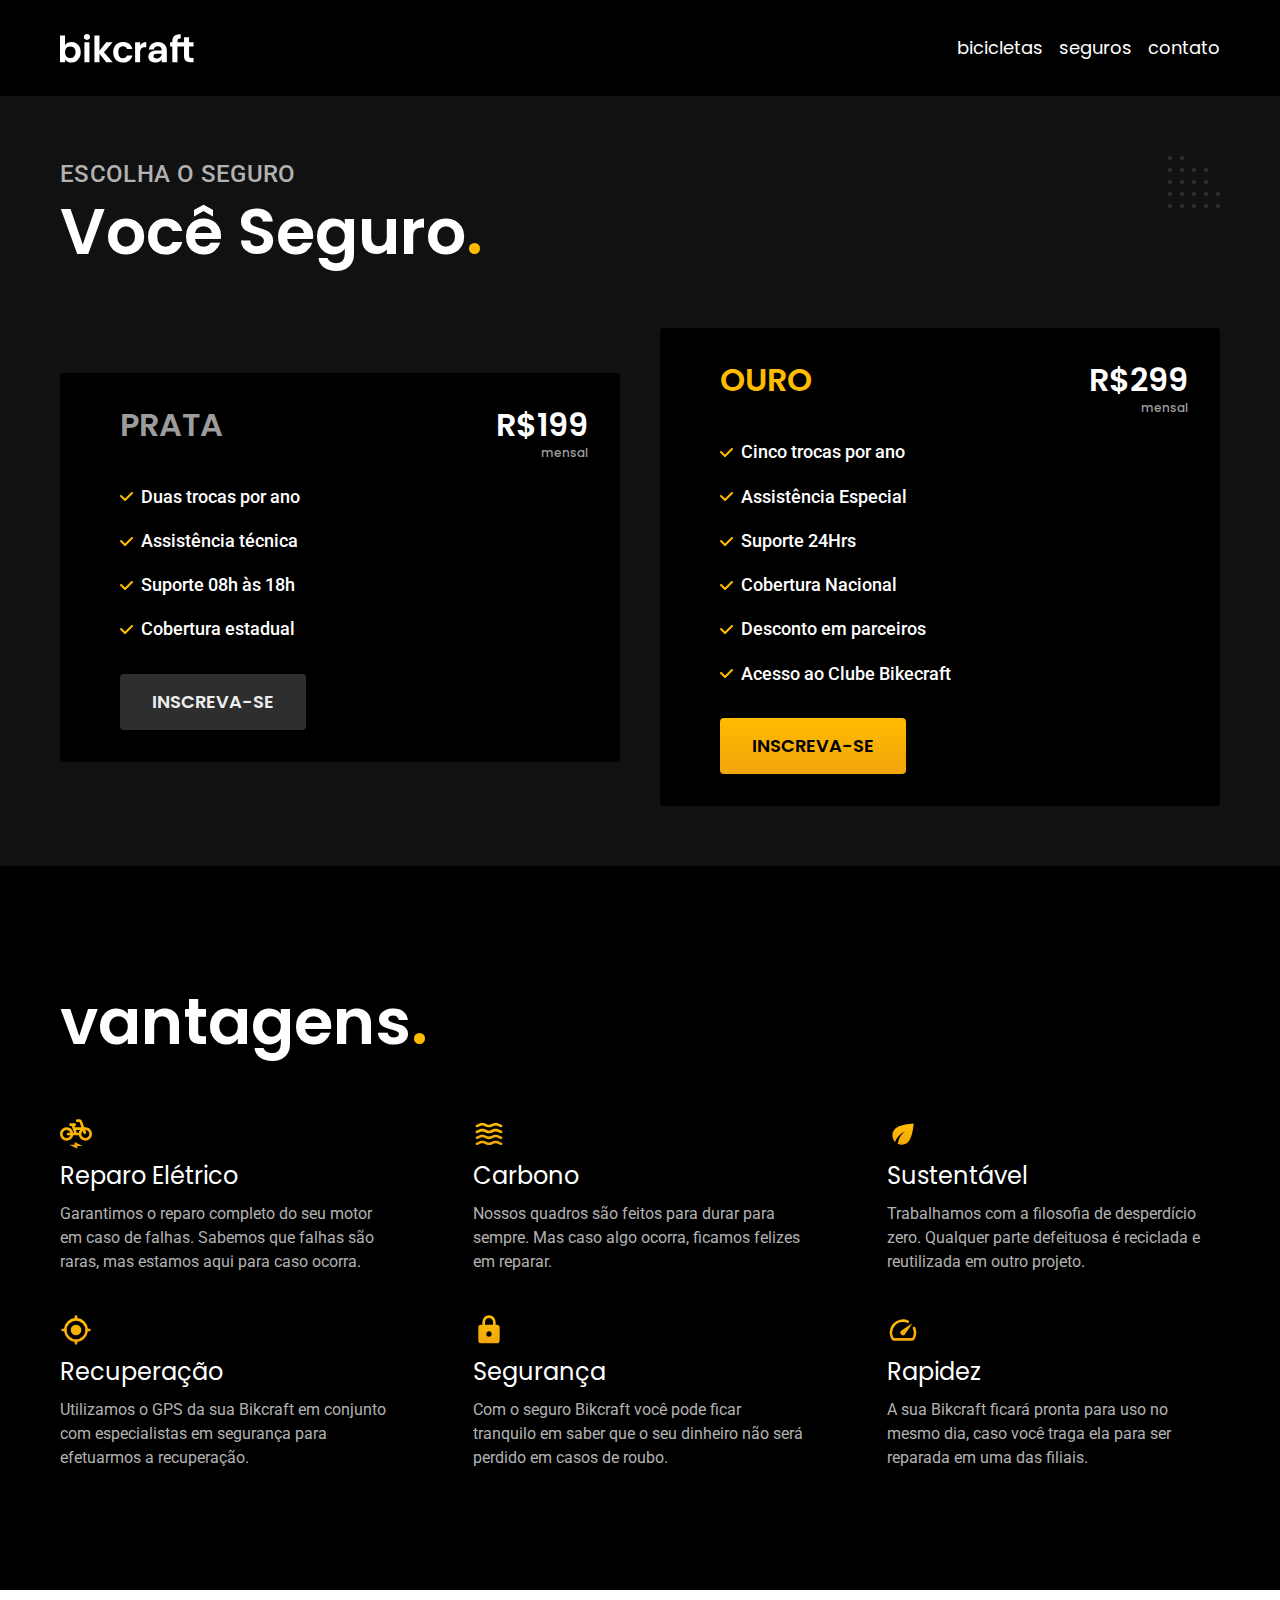
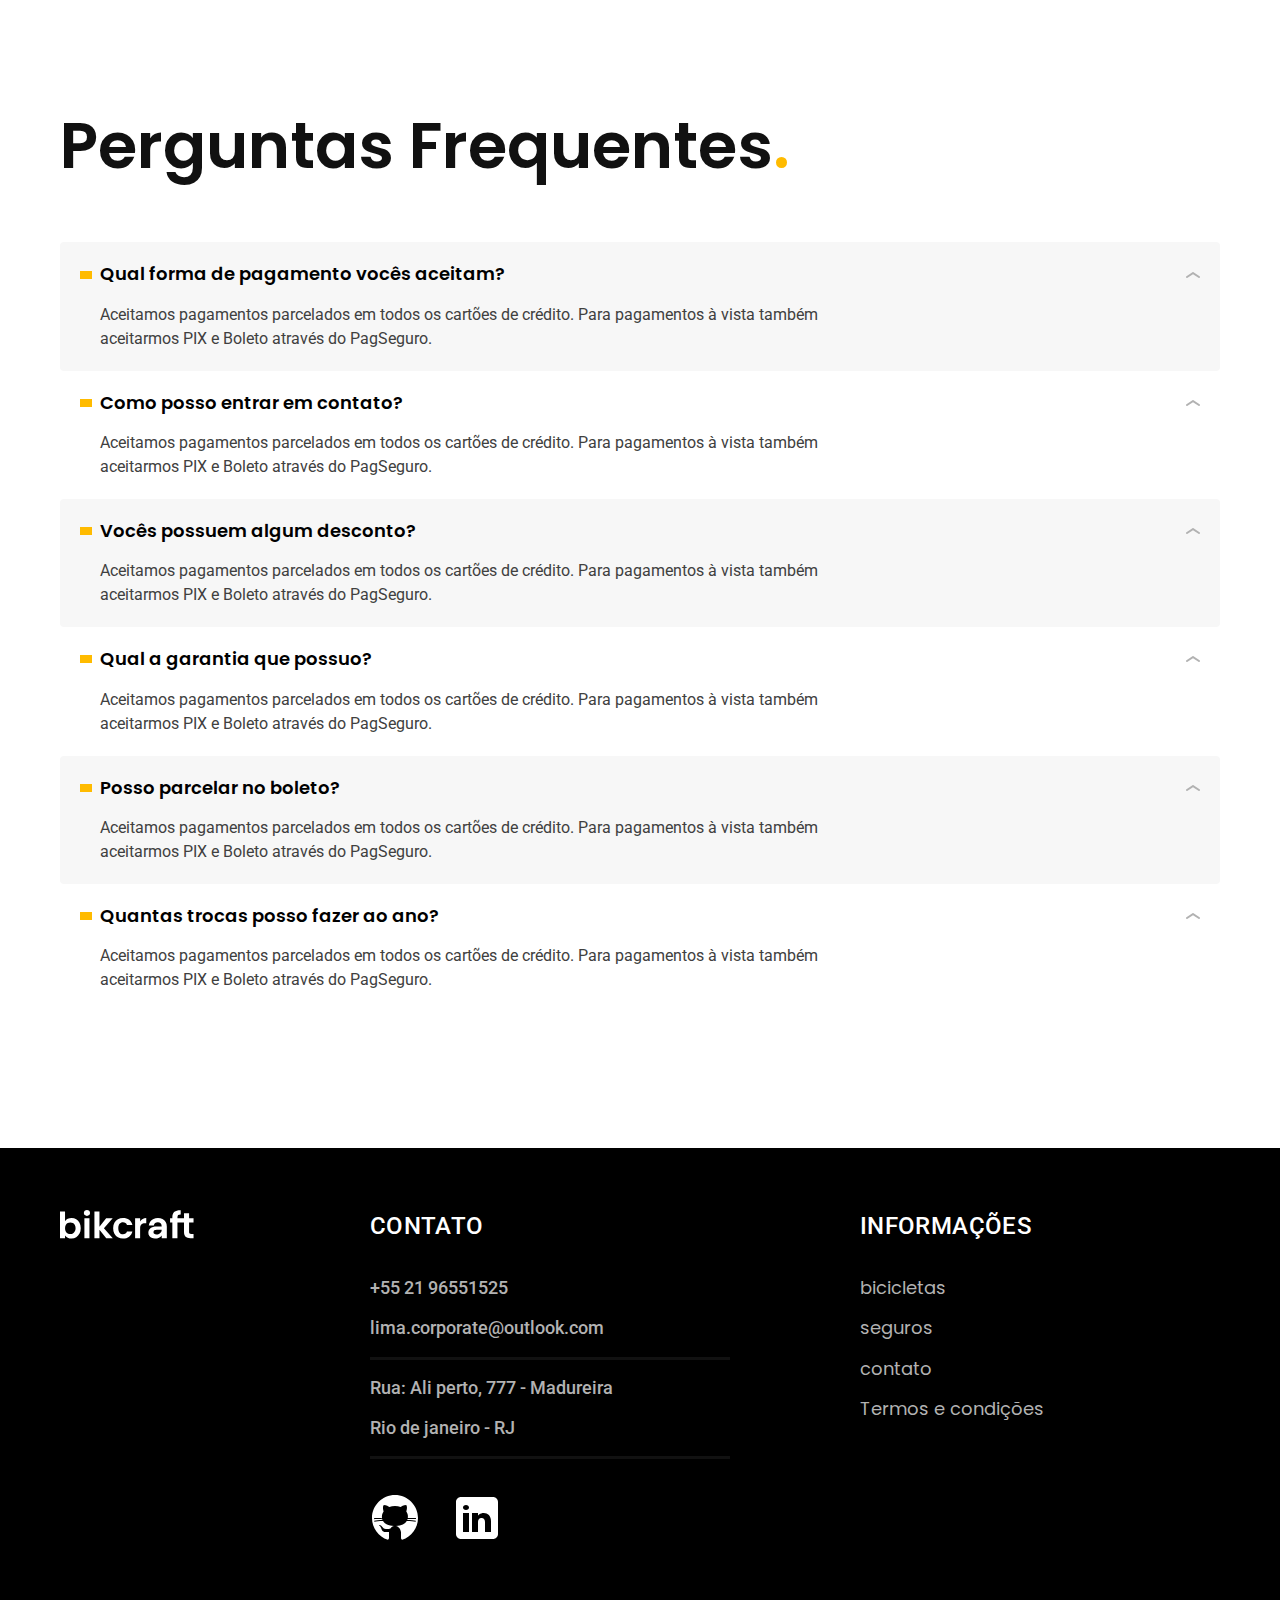
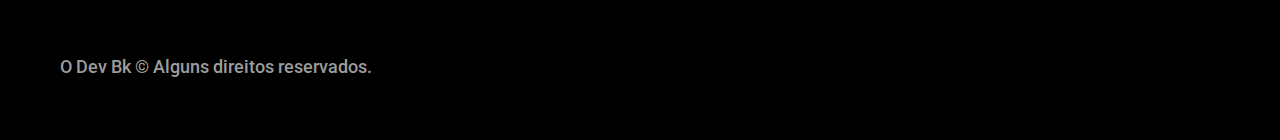
<file: seguros.html>
<!DOCTYPE html>
<html lang="pt-br">

<head>
  <meta charset="UTF-8">
  <meta http-equiv="X-UA-Compatible" content="IE=edge">
  <meta name="viewport" content="width=device-width, initial-scale=1.0">

  <title>Seguros | Bikecraft</title>

  <link rel="preload" href="./css/Global.css" as="style">
  <link rel="stylesheet" href="./css/Global.css">
  <link rel="preconnect" href="https://fonts.googleapis.com">
  <link rel="preconnect" href="https://fonts.gstatic.com" crossorigin>
  <link href="https://fonts.googleapis.com/css2?family=Merriweather:ital,wght@1,900&family=Poppins:wght@400;600&family=Roboto:wght@400;500&display=swap" rel="stylesheet">
</head>

<body id="seguros">
  <header class="header-bg">
    <div class="header container">
      <a href="./"><img src="./img/bikcraft.svg" alt="Bikecraft"></a>

      <nav aria-label="primaria">
        <ul class="header-menu cor-0 font-1-m">
          <li><a href="./bicicletas.html">bicicletas</a></li>
          <li><a href="./seguros.html">seguros</a></li>
          <li><a href="./contato.html">contato</a></li>
        </ul>
      </nav>
    </div>
  </header>

  <main class="seguros-bg">
    <div class="titulo-bg">
      <div class="titulo container">
        <p class="font-2-l-b cor-5">Escolha o Seguro</p>
        <h1 class="font-1-xxl cor-0">Você Seguro<span class="cor-p1">.</span></h1>
      </div>
    </div>

    <div class="seguros container">
      <div class="seguros-item">
        <h3 class="font-1-xl cor-6">PRATA</h3>
        <span class="font-1-xl cor-0">R$199 <span class="font-1-xs cor-6">mensal</span></span>
        <ul class="font-2-m cor-0">
          <li>Duas trocas por ano</li>
          <li>Assistência técnica</li>
          <li>Suporte 08h às 18h</li>
          <li>Cobertura estadual</li>
        </ul>
        <a class="botao secundario" href="./orcamento.html">Inscreva-se</a>
      </div>
      <div class="seguros-item">
        <h3 class="font-1-xl cor-p1">OURO</h3>
        <span class="font-1-xl cor-0">R$299 <span class="font-1-xs cor-6">mensal</span></span>
        <ul class="font-2-m cor-0">
          <li>Cinco trocas por ano</li>
          <li>Assistência Especial</li>
          <li>Suporte 24Hrs</li>
          <li>Cobertura Nacional</li>
          <li>Desconto em parceiros</li>
          <li>Acesso ao Clube Bikecraft</li>
        </ul>
        <a class="botao" href="./orcamento.html">Inscreva-se</a>
      </div>
    </div>
  </main>

  <article class="vantagens-bg">
    <div class="vantagens container">
      <h2 class="font-1-xxl cor-0">vantagens<span class="cor-p1">.</span></h2>
      <ul>
        <li>
          <img src="./img/icones/eletrica.svg" alt="">
          <h3 class="font-1-l cor-0">Reparo Elétrico</h3>
          <p class="font-2-s cor-5">Garantimos o reparo completo do seu motor em caso de falhas. Sabemos que falhas são raras, mas estamos aqui para caso ocorra.</p>
        </li>
        <li>
          <img src="./img/icones/carbono.svg" alt="">
          <h3 class="font-1-l cor-0">Carbono</h3>
          <p class="font-2-s cor-5">Nossos quadros são feitos para durar para sempre. Mas caso algo ocorra, ficamos felizes em reparar.</p>
        </li>
        <li>
          <img src="./img/icones/sustentavel.svg" alt="">
          <h3 class="font-1-l cor-0">Sustentável</h3>
          <p class="font-2-s cor-5">Trabalhamos com a filosofia de desperdício zero. Qualquer parte defeituosa é reciclada e reutilizada em outro projeto.</p>
        </li>
        <li>
          <img src="./img/icones/rastreador.svg" alt="">
          <h3 class="font-1-l cor-0">Recuperação</h3>
          <p class="font-2-s cor-5">Utilizamos o GPS da sua Bikcraft em conjunto com especialistas em segurança para efetuarmos a recuperação.</p>
        </li>
        <li>
          <img src="./img/icones/seguro.svg" alt="">
          <h3 class="font-1-l cor-0">Segurança</h3>
          <p class="font-2-s cor-5">Com o seguro Bikcraft você pode ficar tranquilo em saber que o seu dinheiro não será perdido em casos de roubo.</p>
        </li>
        <li>
          <img src="./img/icones/velocidade.svg" alt="">
          <h3 class="font-1-l cor-0">Rapidez</h3>
          <p class="font-2-s cor-5">A sua Bikcraft ficará pronta para uso no mesmo dia, caso você traga ela para ser reparada em uma das filiais.</p>
        </li>
      </ul>
    </div>
  </article>

  <article class="perguntas container">
    <h2 class="font-1-xxl cor-11">Perguntas Frequentes<span class="cor-p1">.</span></h2>
    <dl>
      <div>
        <dt class="font-1-m-b">Qual forma de pagamento vocês aceitam?</dt>
        <dd class="font-2-s cor-9">Aceitamos pagamentos parcelados em todos os cartões de crédito. Para pagamentos à vista também aceitarmos PIX e Boleto através do PagSeguro.</dd>
      </div>
      <div>
        <dt class="font-1-m-b">Como posso entrar em contato?</dt>
        <dd class="font-2-s cor-9">Aceitamos pagamentos parcelados em todos os cartões de crédito. Para pagamentos à vista também aceitarmos PIX e Boleto através do PagSeguro.</dd>
      </div>
      <div>
        <dt class="font-1-m-b">Vocês possuem algum desconto?</dt>
        <dd class="font-2-s cor-9">Aceitamos pagamentos parcelados em todos os cartões de crédito. Para pagamentos à vista também aceitarmos PIX e Boleto através do PagSeguro.</dd>
      </div>
      <div>
        <dt class="font-1-m-b">Qual a garantia que possuo?</dt>
        <dd class="font-2-s cor-9">Aceitamos pagamentos parcelados em todos os cartões de crédito. Para pagamentos à vista também aceitarmos PIX e Boleto através do PagSeguro.</dd>
      </div>
      <div>
        <dt class="font-1-m-b">Posso parcelar no boleto?</dt>
        <dd class="font-2-s cor-9">Aceitamos pagamentos parcelados em todos os cartões de crédito. Para pagamentos à vista também aceitarmos PIX e Boleto através do PagSeguro.</dd>
      </div>
      <div>
        <dt class="font-1-m-b">Quantas trocas posso fazer ao ano?</dt>
        <dd class="font-2-s cor-9">Aceitamos pagamentos parcelados em todos os cartões de crédito. Para pagamentos à vista também aceitarmos PIX e Boleto através do PagSeguro.</dd>
      </div>
    </dl>

  </article>

  <footer class="footer-bg">
    <div class="footer container">
      <img src="./img/bikcraft.svg" alt="bikecraft">
      <div class="footer-contato">
        <h3 class="font-2-l-b cor-0">Contato</h3>
        <ul class="font-2-m cor-5">
          <li><a href="tel:+5521965510525"></a>+55 21 96551525</li>
          <li><a href="mailto:lima.corporate@outlook.com"></a>lima.corporate@outlook.com</li>
          <li>Rua: Ali perto, 777 - Madureira</li>
          <li>Rio de janeiro - RJ</li>
        </ul>
        <div class="footer-redes">
          <a href="https://github.com/O-DEV-BK">GitHub
            <img src="./img/icones/github.svg" alt="">
          </a>
          <a href="https://www.linkedin.com/in/raphael-lima-293b6226b/">LinkedIn
            <img src="./img/icones/linkedin.svg" alt="">
          </a>
        </div>
      </div>
      <div class="footer-informacoes">
        <h3 class="font-2-l-b cor-0">informações</h3>
        <nav>
          <ul class="font-1-m cor-5">
            <li><a href="./bicicletas.html">bicicletas</a></li>
            <li><a href="./seguros.html">seguros</a></li>
            <li><a href="./contato.html">contato</a></li>
            <li><a href="./termos.html">Termos e condições</a></li>
          </ul>
        </nav>
      </div>
      <p class="footer-copy font-2-m cor-6">O Dev Bk © Alguns direitos reservados.</p>
    </div>


  </footer>

</body>

</html>
</file>
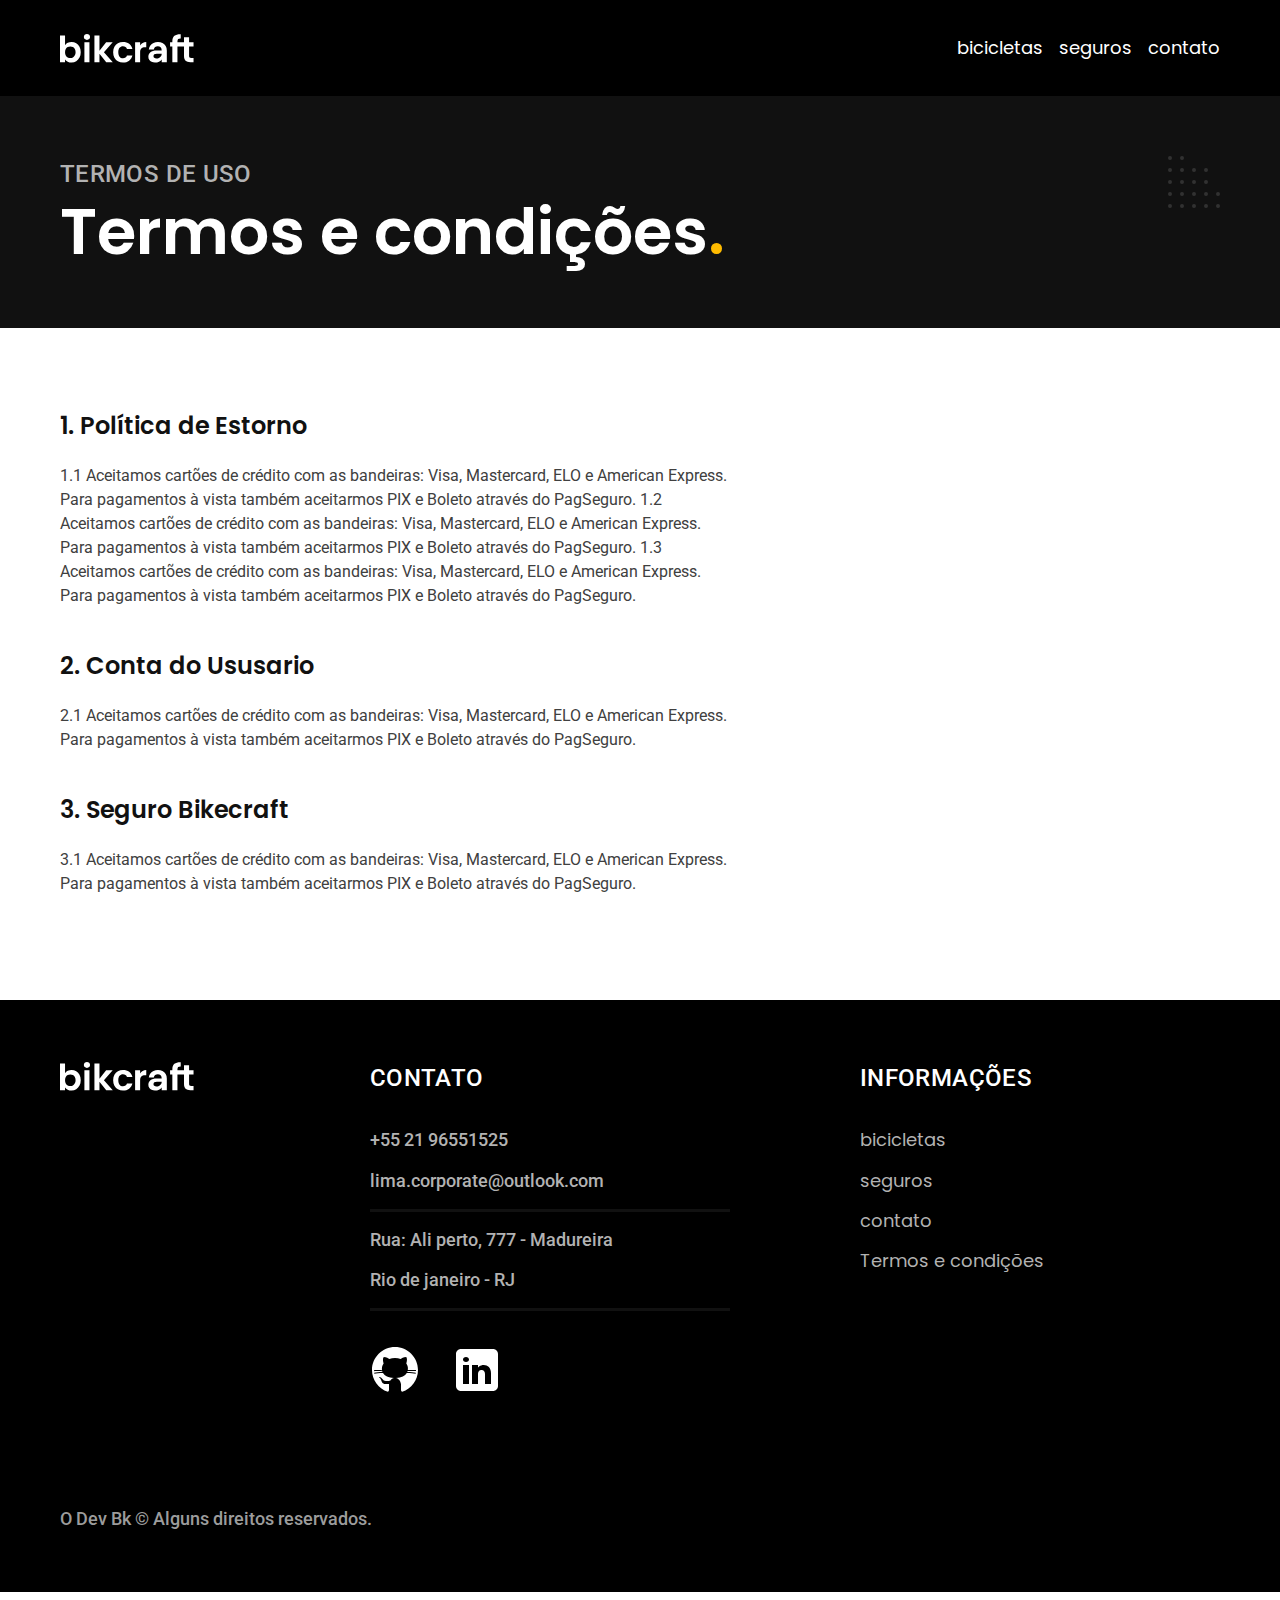
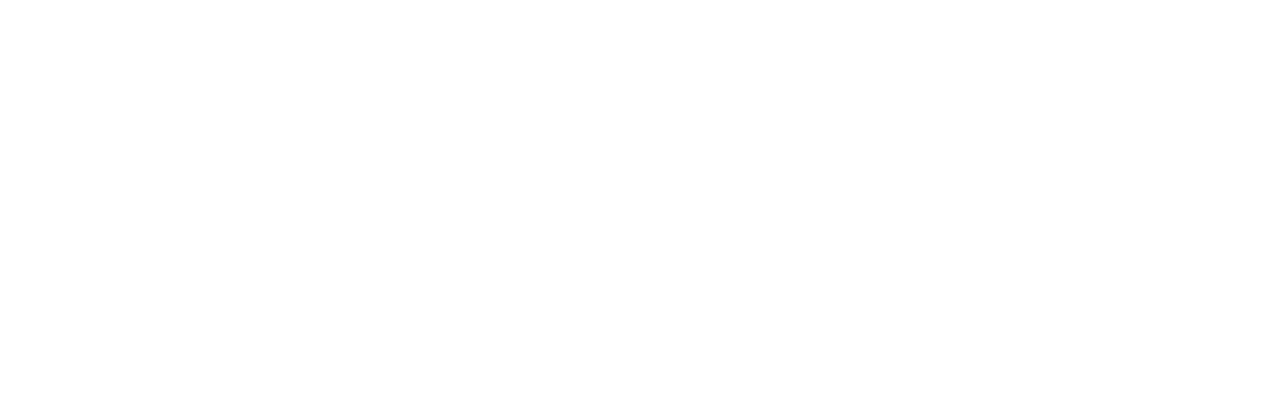
<file: termos.html>
<!DOCTYPE html>
<html lang="pt-br">

<head>
  <meta charset="UTF-8">
  <meta http-equiv="X-UA-Compatible" content="IE=edge">
  <meta name="viewport" content="width=device-width, initial-scale=1.0">

  <title>Bikecraft - termos e condições</title>

  <link rel="preload" href="./css/Global.css" as="style">
  <link rel="stylesheet" href="./css/Global.css">
  <link rel="preconnect" href="https://fonts.googleapis.com">
  <link rel="preconnect" href="https://fonts.gstatic.com" crossorigin>
  <link href="https://fonts.googleapis.com/css2?family=Merriweather:ital,wght@1,900&family=Poppins:wght@400;600&family=Roboto:wght@400;500&display=swap" rel="stylesheet">
</head>

<body>
  <header class="header-bg">
    <div class="header container">
      <a href="./"><img src="./img/bikcraft.svg" alt="Bikecraft"></a>

      <nav aria-label="primaria">
        <ul class="header-menu cor-0 font-1-m">
          <li><a href="./bicicletas.html">bicicletas</a></li>
          <li><a href="./seguros.html">seguros</a></li>
          <li><a href="./contato.html">contato</a></li>
        </ul>
      </nav>
    </div>
  </header>

  <main>
    <div class="titulo-bg">
      <div class="titulo container">
        <p class="font-2-l-b cor-5">Termos de Uso</p>
        <h1 class="font-1-xxl cor-0">Termos e condições<span class="cor-p1">.</span></h1>
      </div>
    </div>

    <div class="termos font-2-s cor-10  container">
      <h2 class="font-1-l cor-11">1. Política de Estorno</h2>
      <p>1.1 Aceitamos cartões de crédito com as bandeiras: Visa, Mastercard, ELO e American Express. Para pagamentos à vista também aceitarmos PIX e Boleto através do PagSeguro.
        1.2 Aceitamos cartões de crédito com as bandeiras: Visa, Mastercard, ELO e American Express. Para pagamentos à vista também aceitarmos PIX e Boleto através do PagSeguro.
        1.3 Aceitamos cartões de crédito com as bandeiras: Visa, Mastercard, ELO e American Express. Para pagamentos à vista também aceitarmos PIX e Boleto através do PagSeguro.</p>
      <h2 class="font-1-l cor-11">2. Conta do Ususario</h2>
      <p>2.1 Aceitamos cartões de crédito com as bandeiras: Visa, Mastercard, ELO e American Express. Para pagamentos à vista também aceitarmos PIX e Boleto através do PagSeguro.</p>
      <h2 class="font-1-l cor-11">3. Seguro Bikecraft</h2>
      <p>3.1 Aceitamos cartões de crédito com as bandeiras: Visa, Mastercard, ELO e American Express. Para pagamentos à vista também aceitarmos PIX e Boleto através do PagSeguro.</p>

    </div>
  </main>

  <footer class="footer-bg">
    <div class="footer container">
      <img src="./img/bikcraft.svg" alt="bikecraft">
      <div class="footer-contato">
        <h3 class="font-2-l-b cor-0">Contato</h3>
        <ul class="font-2-m cor-5">
          <li><a href="tel:+5521965510525"></a>+55 21 96551525</li>
          <li><a href="mailto:lima.corporate@outlook.com"></a>lima.corporate@outlook.com</li>
          <li>Rua: Ali perto, 777 - Madureira</li>
          <li>Rio de janeiro - RJ</li>
        </ul>
        <div class="footer-redes">
          <a href="https://github.com/O-DEV-BK">GitHub
            <img src="./img/icones/github.svg" alt="">
          </a>
          <a href="https://www.linkedin.com/in/raphael-lima-293b6226b/">LinkedIn
            <img src="./img/icones/linkedin.svg" alt="">
          </a>
        </div>
      </div>
      <div class="footer-informacoes">
        <h3 class="font-2-l-b cor-0">informações</h3>
        <nav>
          <ul class="font-1-m cor-5">
            <li><a href="./bicicletas.html">bicicletas</a></li>
            <li><a href="./seguros.html">seguros</a></li>
            <li><a href="./contato.html">contato</a></li>
            <li><a href="./termos.html">Termos e condições</a></li>
          </ul>
        </nav>
      </div>
      <p class="footer-copy font-2-m cor-6">O Dev Bk © Alguns direitos reservados.</p>
    </div>


  </footer>

</body>

</html>
</file>
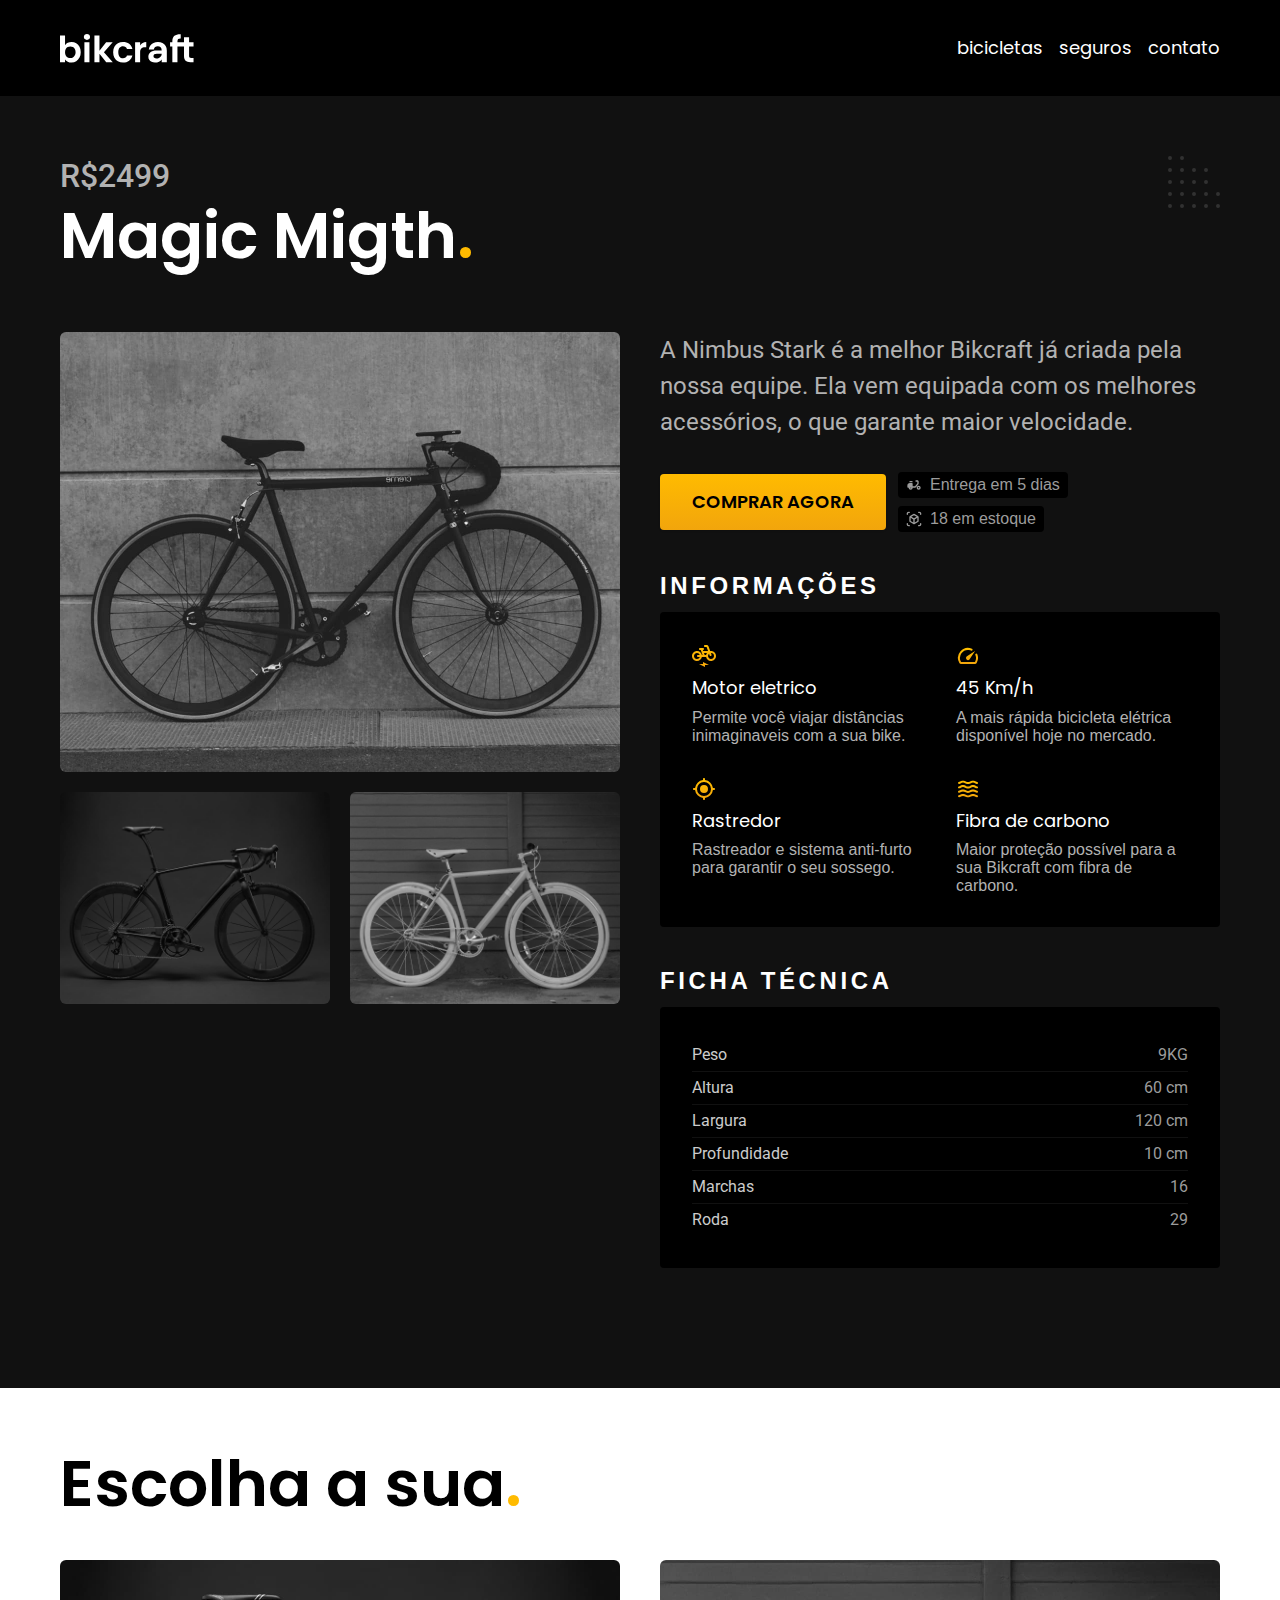
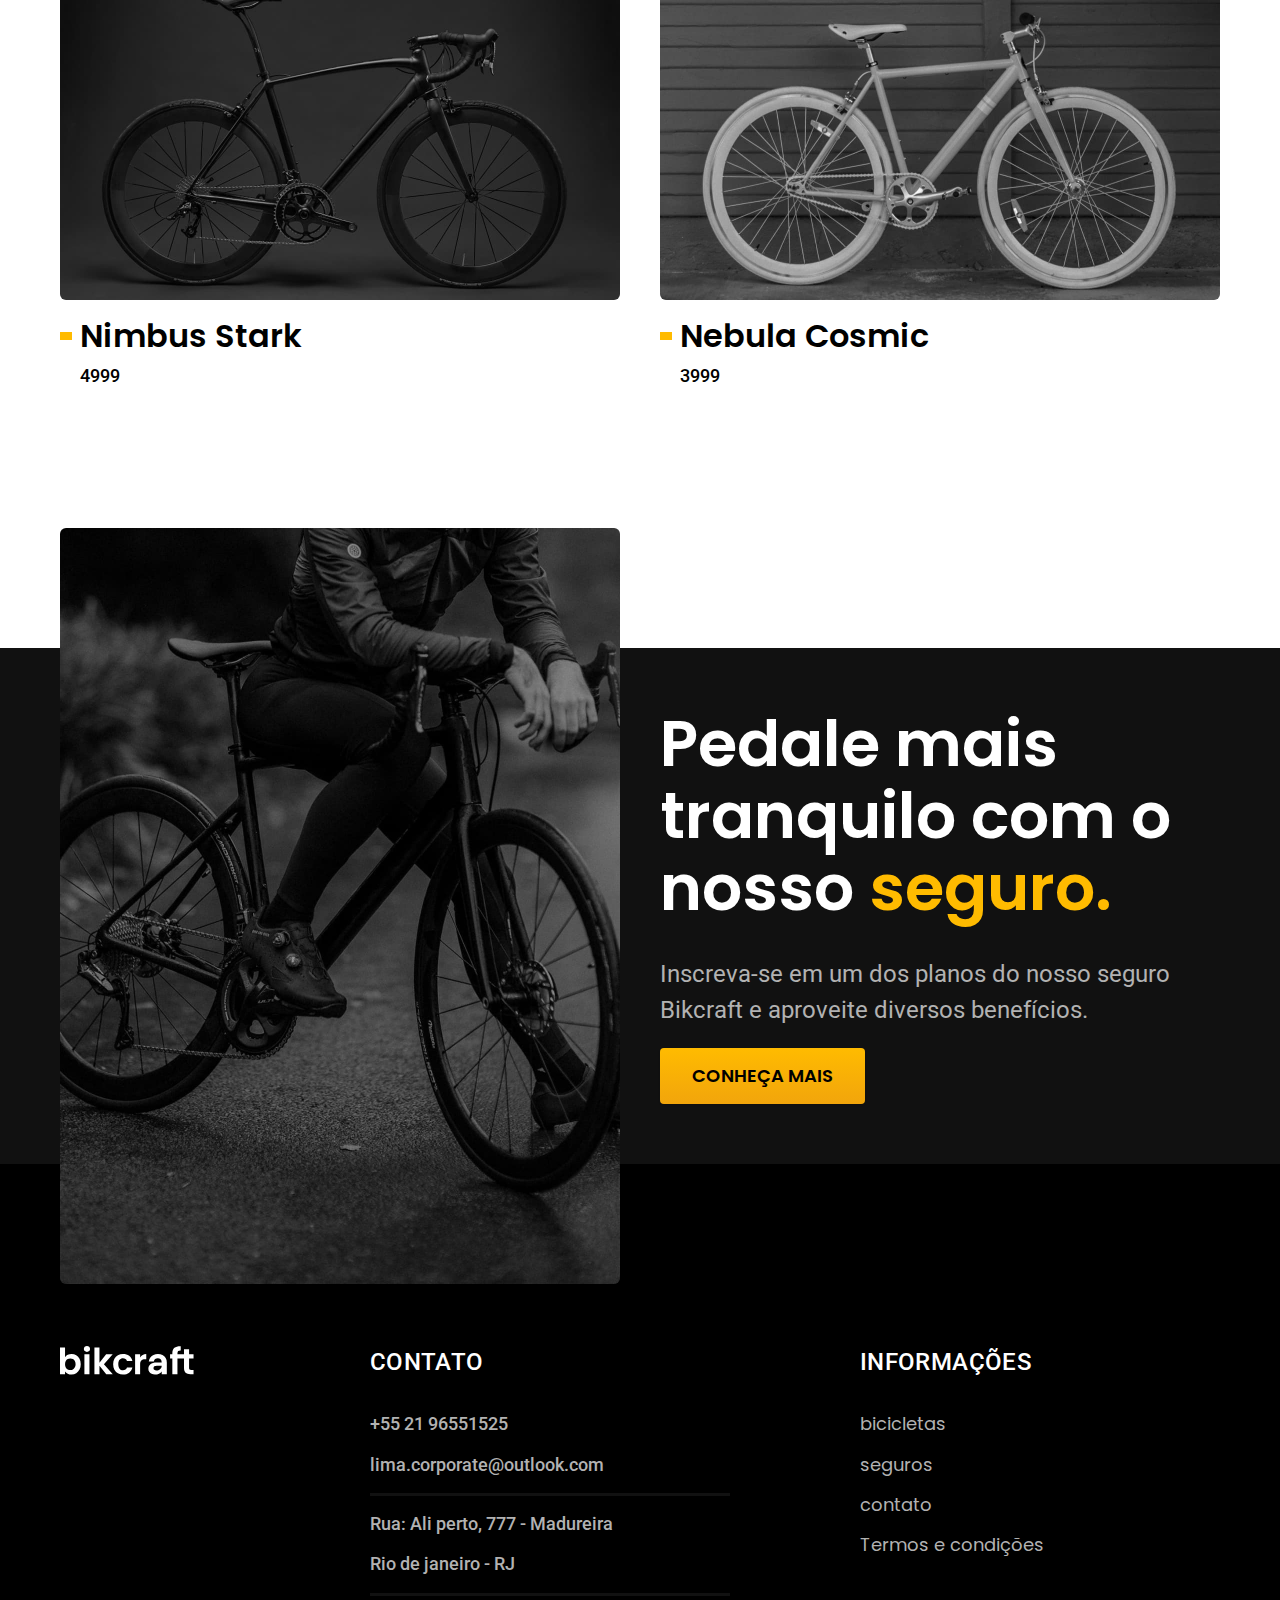
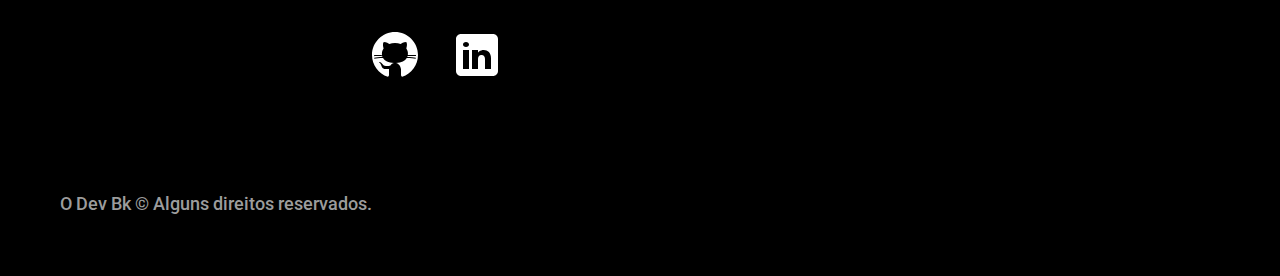
<file: Bicicletas/magic.html>
<!DOCTYPE html>
<html lang="pt-br">

<head>
  <meta charset="UTF-8">
  <meta http-equiv="X-UA-Compatible" content="IE=edge">
  <meta name="viewport" content="width=device-width, initial-scale=1.0">

  <title>Bikecraft | Magic</title>

  <link rel="stylesheet" href="../css/Global.css">
  <link rel="preconnect" href="https://fonts.googleapis.com">
  <link rel="preconnect" href="https://fonts.gstatic.com" crossorigin>
  <link href="https://fonts.googleapis.com/css2?family=Merriweather:ital,wght@1,900&family=Poppins:wght@400;600&family=Roboto:wght@400;500&display=swap" rel="stylesheet">
</head>

<body id="bicicleta">
  <header class="header-bg">
    <div class="header container">
      <a href="../"><img src="../img/bikcraft.svg" alt="Bikecraft"></a>

      <nav aria-label="primaria">
        <ul class="header-menu cor-0 font-1-m">
          <li><a href="../bicicletas.html">bicicletas</a></li>
          <li><a href="../seguros.html">seguros</a></li>
          <li><a href="../contato.html">contato</a></li>
        </ul>
      </nav>
    </div>
  </header>

  <main class="titulo-bg">
    <div>
      <div class="titulo container">
        <p class="font-2-xl cor-5">R$2499</p>
        <h1 class="font-1-xxl cor-0">Magic Migth<span class="cor-p1">.</span></h1>
      </div>
    </div>
    <div class="bicicleta container">
      <div class="bicicleta-imagens">
        <img src="../img/bicicleta/nimbus2.jpg" alt="">
        <img src="../img/bicicleta/nimbus1.jpg" alt="">
        <img src="../img/bicicleta/nimbus3.jpg" alt="">
      </div>
      <div class="bicicleta-conteudo">
        <p class="font-2-l cor-5">A Nimbus Stark é a melhor Bikcraft já criada pela nossa equipe. Ela vem equipada com os melhores acessórios, o que garante maior velocidade.</p>

        <div class="bicicleta-comprar">
          <a class="botao" href="../orcamento.html">Comprar agora</a>
          <span class="font-1-x-s cor-6"><img src="../img/icones/entrega.svg" alt="">Entrega em 5 dias</span>
          <span class="font-1-x-s cor-6"><img src="../img/icones/estoque.svg" alt="">18 em estoque</span>
        </div>

        <h2 class="font-1-x-s cor-0">informações</h2>
        <ul class="bicicleta-informacoes">
          <li>
            <img src="../img/icones/eletrica.svg" alt="">
            <h3 class="font-1-m cor-0">Motor eletrico</h3>
            <p class="font-2-x-s cor-5">Permite você viajar distâncias inimaginaveis com a sua bike.</p>
          </li>
          <li>
            <img src="../img/icones/velocidade.svg" alt="">
            <h3 class="font-1-m cor-0">45 Km/h</h3>
            <p class="font-2-x-s cor-5">A mais rápida bicicleta elétrica disponível hoje no mercado.</p>
          </li>
          <li>
            <img src="../img/icones/rastreador.svg" alt="">
            <h3 class="font-1-m cor-0">Rastredor</h3>
            <p class="font-2-x-s cor-5">Rastreador e sistema anti-furto para garantir o seu sossego.</p>
          </li>
          <li>
            <img src="../img/icones/carbono.svg" alt="">
            <h3 class="font-1-m cor-0">Fibra de carbono</h3>
            <p class="font-2-x-s cor-5">Maior proteção possível para a sua Bikcraft com fibra de carbono.</p>
          </li>
        </ul>
        <h2 class="font-1-x-s cor-0">Ficha Técnica</h2>
        <ul class="bicicleta-ficha font-2-s cor-4">
          <li>Peso <span>9KG</span></li>
          <li>Altura <span>60 cm</span></li>
          <li>Largura <span>120 cm</span></li>
          <li>Profundidade <span>10 cm</span></li>
          <li>Marchas <span>16</span></li>
          <li>Roda <span>29</span></li>
        </ul>
      </div>

    </div>

  </main>

  <article class="bicicletas-lista container">
    <h2 class="font-1-xxl">Escolha a sua<span class="cor-p1">.</span></h2>
    <ul>
      <li>
        <a href="./nimbus.html">
          <img src="../img/bicicletas/nimbus.jpg" alt="bicicleta preta">
          <h3 class="font-1-xl">Nimbus Stark</h3>
        </a>
        <span class="font-2-m">4999</span>
      </li>
      <li>
        <a href="./nebula.html">
          <img src="../img/bicicletas/nebula.jpg" alt="bicicleta preta">
          <h3 class="font-1-xl">Nebula Cosmic</h3>
        </a>
        <span class="font-2-m">3999</span>
      </li>
    </ul>
  </article>

  <article class="seguro-bg">
    <div class="seguro container">
      <div class="seguro-imagem">
        <img src="../img/fotos/seguros.jpg" alt="pessoa parada em cima de uma bicicleta">
      </div>
      <div class="seguro-conteudo">
        <h2 class="font-1-xxl cor-0">Pedale mais tranquilo com o nosso <span class="cor-p1">seguro.</span></h2>
        <p class="font-2-l cor-5">Inscreva-se em um dos planos do nosso seguro Bikcraft e aproveite diversos benefícios.</p>
        <a class="botao" href="../seguros.html">Conheça mais</a>

      </div>
    </div>

  </article>


  <footer class="footer-bg">
    <div class="footer container">
      <img src="../img/bikcraft.svg" alt="bikecraft">
      <div class="footer-contato">
        <h3 class="font-2-l-b cor-0">Contato</h3>
        <ul class="font-2-m cor-5">
          <li><a href="tel:+5521965510525"></a>+55 21 96551525</li>
          <li><a href="mailto:lima.corporate@outlook.com"></a>lima.corporate@outlook.com</li>
          <li>Rua: Ali perto, 777 - Madureira</li>
          <li>Rio de janeiro - RJ</li>
        </ul>
        <div class="footer-redes">
          <a href="https://github.com/O-DEV-BK">GitHub
            <img src="../img/icones/github.svg" alt="">
          </a>
          <a href="https://www.linkedin.com/in/raphael-lima-293b6226b/">LinkedIn
            <img src="../img/icones/linkedin.svg" alt="">
          </a>
        </div>
      </div>
      <div class="footer-informacoes">
        <h3 class="font-2-l-b cor-0">informações</h3>
        <nav>
          <ul class="font-1-m cor-5">
            <li><a href="../bicicletas.html">bicicletas</a></li>
            <li><a href="../seguros.html">seguros</a></li>
            <li><a href="../contato.html">contato</a></li>
            <li><a href="../termos.html">Termos e condições</a></li>
          </ul>
        </nav>
      </div>
      <p class="footer-copy font-2-m cor-6">O Dev Bk © Alguns direitos reservados.</p>
    </div>


  </footer>

</body>

</html>
</file>
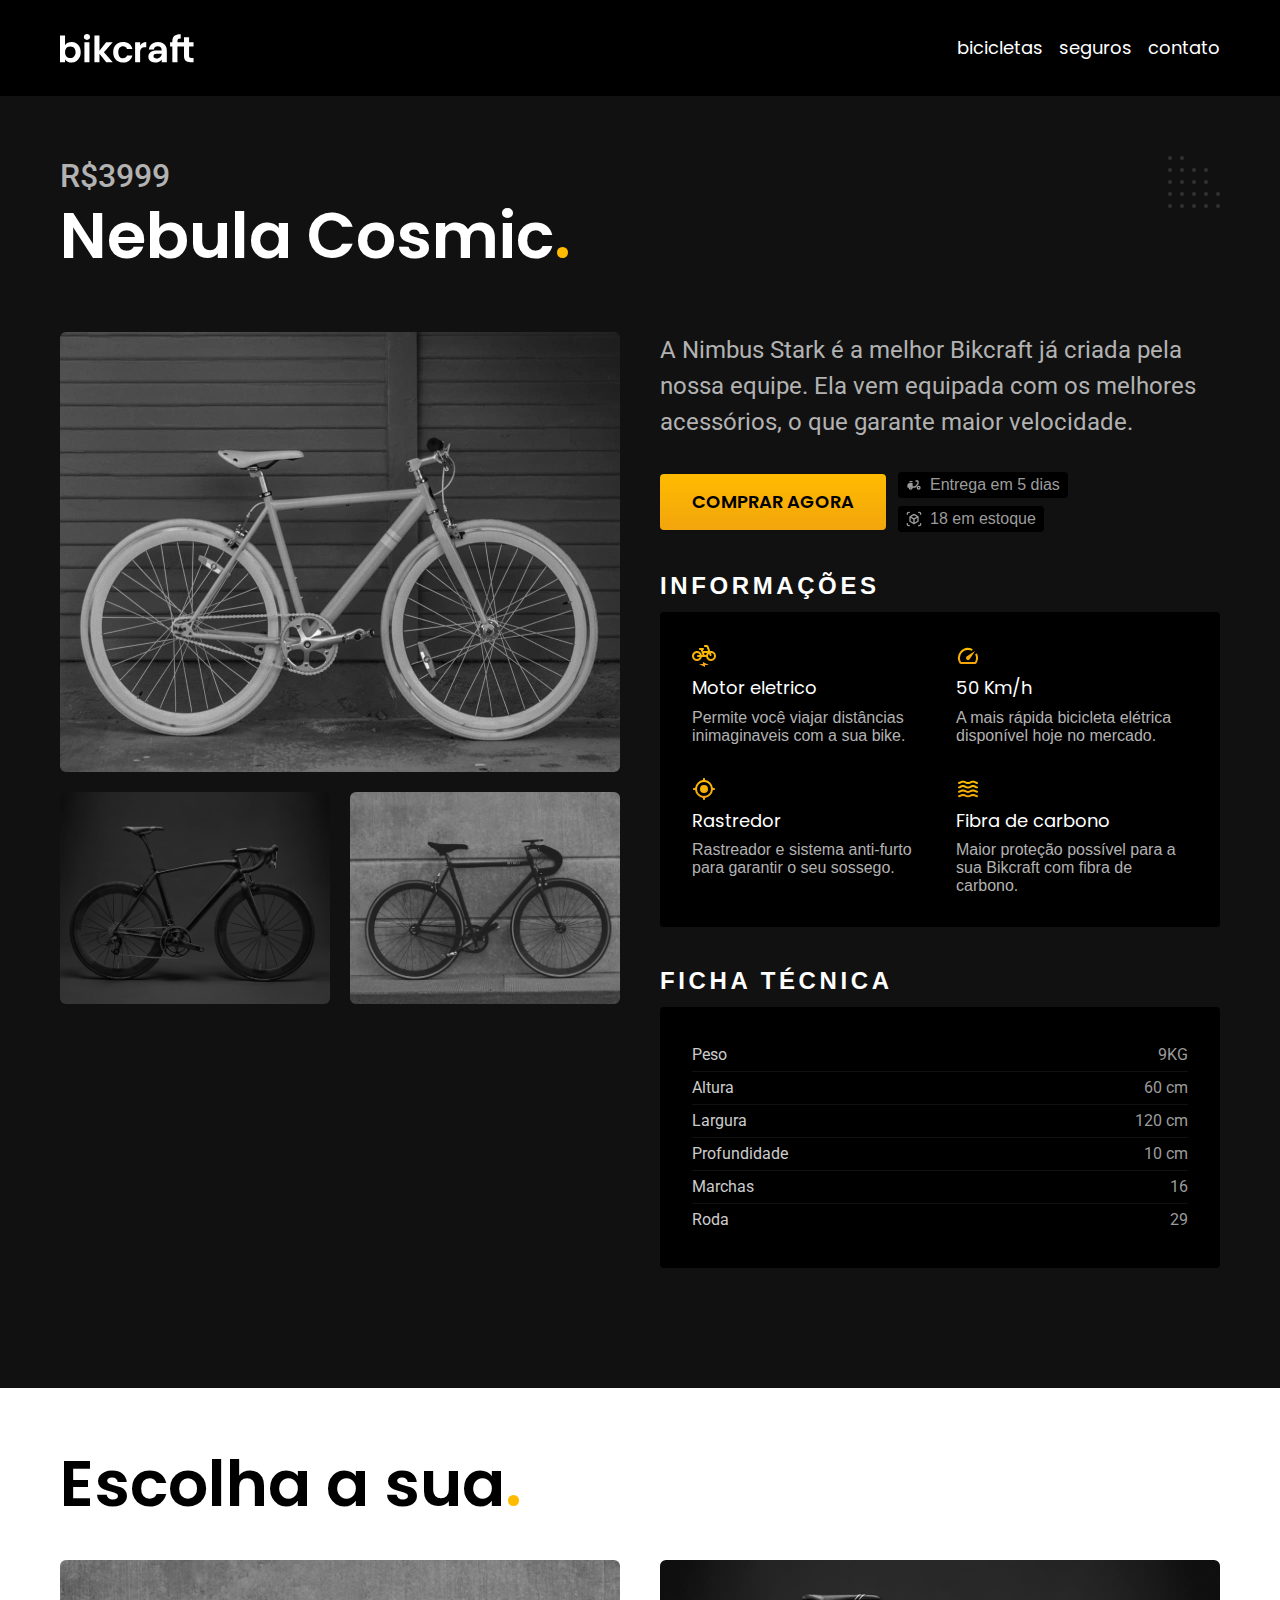
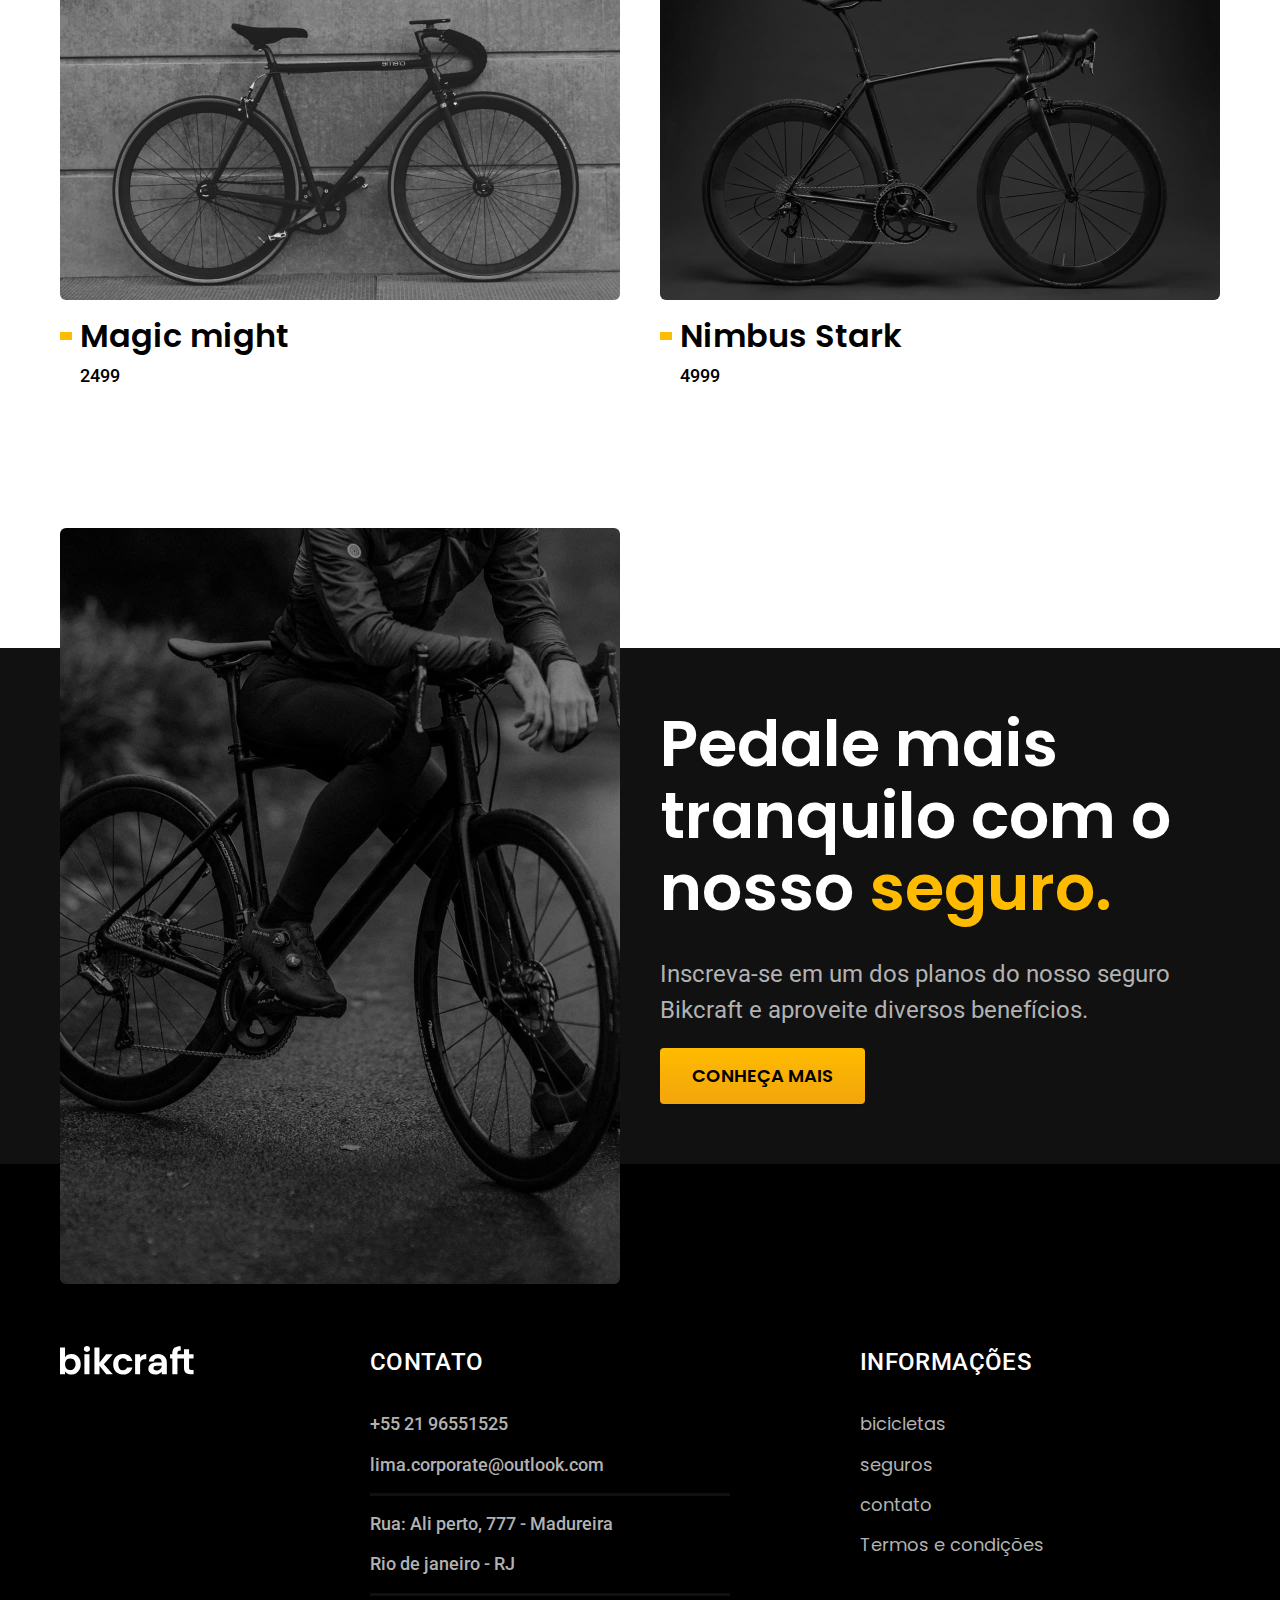
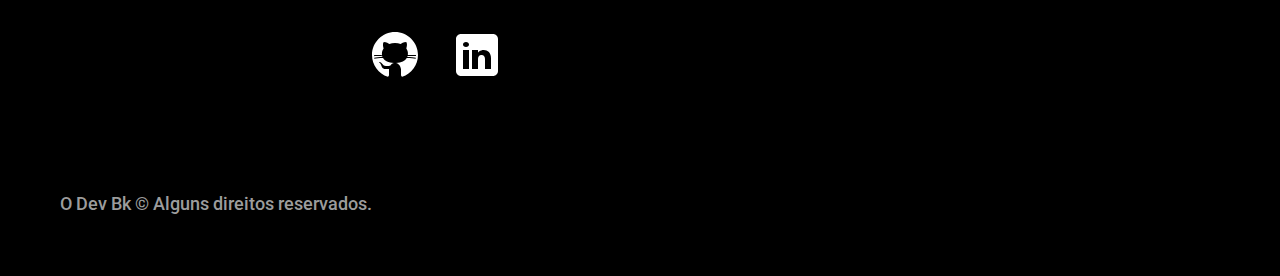
<file: Bicicletas/nebula.html>
<!DOCTYPE html>
<html lang="pt-br">

<head>
  <meta charset="UTF-8">
  <meta http-equiv="X-UA-Compatible" content="IE=edge">
  <meta name="viewport" content="width=device-width, initial-scale=1.0">

  <title>Bikecraft | Nebula</title>

  <link rel="stylesheet" href="../css/Global.css">
  <link rel="preconnect" href="https://fonts.googleapis.com">
  <link rel="preconnect" href="https://fonts.gstatic.com" crossorigin>
  <link href="https://fonts.googleapis.com/css2?family=Merriweather:ital,wght@1,900&family=Poppins:wght@400;600&family=Roboto:wght@400;500&display=swap" rel="stylesheet">
</head>

<body id="bicicleta">
  <header class="header-bg">
    <div class="header container">
      <a href="../"><img src="../img/bikcraft.svg" alt="Bikecraft"></a>

      <nav aria-label="primaria">
        <ul class="header-menu cor-0 font-1-m">
          <li><a href="../bicicletas.html">bicicletas</a></li>
          <li><a href="../seguros.html">seguros</a></li>
          <li><a href="../contato.html">contato</a></li>
        </ul>
      </nav>
    </div>
  </header>

  <main class="titulo-bg">
    <div>
      <div class="titulo container">
        <p class="font-2-xl cor-5">R$3999</p>
        <h1 class="font-1-xxl cor-0">Nebula Cosmic<span class="cor-p1">.</span></h1>
      </div>
    </div>
    <div class="bicicleta container">
      <div class="bicicleta-imagens">
        <img src="../img/bicicleta/nimbus3.jpg" alt="">
        <img src="../img/bicicleta/nimbus1.jpg" alt="">
        <img src="../img/bicicleta/nimbus2.jpg" alt="">
      </div>
      <div class="bicicleta-conteudo">
        <p class="font-2-l cor-5">A Nimbus Stark é a melhor Bikcraft já criada pela nossa equipe. Ela vem equipada com os melhores acessórios, o que garante maior velocidade.</p>

        <div class="bicicleta-comprar">
          <a class="botao" href="../orcamento.html">Comprar agora</a>
          <span class="font-1-x-s cor-6"><img src="../img/icones/entrega.svg" alt="">Entrega em 5 dias</span>
          <span class="font-1-x-s cor-6"><img src="../img/icones/estoque.svg" alt="">18 em estoque</span>
        </div>

        <h2 class="font-1-x-s cor-0">informações</h2>
        <ul class="bicicleta-informacoes">
          <li>
            <img src="../img/icones/eletrica.svg" alt="">
            <h3 class="font-1-m cor-0">Motor eletrico</h3>
            <p class="font-2-x-s cor-5">Permite você viajar distâncias inimaginaveis com a sua bike.</p>
          </li>
          <li>
            <img src="../img/icones/velocidade.svg" alt="">
            <h3 class="font-1-m cor-0">50 Km/h</h3>
            <p class="font-2-x-s cor-5">A mais rápida bicicleta elétrica disponível hoje no mercado.</p>
          </li>
          <li>
            <img src="../img/icones/rastreador.svg" alt="">
            <h3 class="font-1-m cor-0">Rastredor</h3>
            <p class="font-2-x-s cor-5">Rastreador e sistema anti-furto para garantir o seu sossego.</p>
          </li>
          <li>
            <img src="../img/icones/carbono.svg" alt="">
            <h3 class="font-1-m cor-0">Fibra de carbono</h3>
            <p class="font-2-x-s cor-5">Maior proteção possível para a sua Bikcraft com fibra de carbono.</p>
          </li>
        </ul>
        <h2 class="font-1-x-s cor-0">Ficha Técnica</h2>
        <ul class="bicicleta-ficha font-2-s cor-4">
          <li>Peso <span>9KG</span></li>
          <li>Altura <span>60 cm</span></li>
          <li>Largura <span>120 cm</span></li>
          <li>Profundidade <span>10 cm</span></li>
          <li>Marchas <span>16</span></li>
          <li>Roda <span>29</span></li>
        </ul>
      </div>

    </div>

  </main>

  <article class="bicicletas-lista container">
    <h2 class="font-1-xxl">Escolha a sua<span class="cor-p1">.</span></h2>
    <ul>
      <li>
        <a href="./magic.html">
          <img src="../img/bicicletas/magic.jpg" alt="bicicleta preta">
          <h3 class="font-1-xl">Magic might</h3>
        </a>
        <span class="font-2-m">2499</span>
      </li>
      <li>
        <a href="./nimbus.html">
          <img src="../img/bicicletas/nimbus.jpg" alt="bicicleta preta">
          <h3 class="font-1-xl">Nimbus Stark</h3>
        </a>
        <span class="font-2-m">4999</span>
      </li>
    </ul>
  </article>

  <article class="seguro-bg">
    <div class="seguro container">
      <div class="seguro-imagem">
        <img src="../img/fotos/seguros.jpg" alt="pessoa parada em cima de uma bicicleta">
      </div>
      <div class="seguro-conteudo">
        <h2 class="font-1-xxl cor-0">Pedale mais tranquilo com o nosso <span class="cor-p1">seguro.</span></h2>
        <p class="font-2-l cor-5">Inscreva-se em um dos planos do nosso seguro Bikcraft e aproveite diversos benefícios.</p>
        <a class="botao" href="../seguros.html">Conheça mais</a>

      </div>
    </div>

  </article>


  <footer class="footer-bg">
    <div class="footer container">
      <img src="../img/bikcraft.svg" alt="bikecraft">
      <div class="footer-contato">
        <h3 class="font-2-l-b cor-0">Contato</h3>
        <ul class="font-2-m cor-5">
          <li><a href="tel:+5521965510525"></a>+55 21 96551525</li>
          <li><a href="mailto:lima.corporate@outlook.com"></a>lima.corporate@outlook.com</li>
          <li>Rua: Ali perto, 777 - Madureira</li>
          <li>Rio de janeiro - RJ</li>
        </ul>
        <div class="footer-redes">
          <a href="https://github.com/O-DEV-BK">GitHub
            <img src="../img/icones/github.svg" alt="">
          </a>
          <a href="https://www.linkedin.com/in/raphael-lima-293b6226b/">LinkedIn
            <img src="../img/icones/linkedin.svg" alt="">
          </a>
        </div>
      </div>
      <div class="footer-informacoes">
        <h3 class="font-2-l-b cor-0">informações</h3>
        <nav>
          <ul class="font-1-m cor-5">
            <li><a href="../bicicletas.html">bicicletas</a></li>
            <li><a href="../seguros.html">seguros</a></li>
            <li><a href="../contato.html">contato</a></li>
            <li><a href="../termos.html">Termos e condições</a></li>
          </ul>
        </nav>
      </div>
      <p class="footer-copy font-2-m cor-6">O Dev Bk © Alguns direitos reservados.</p>
    </div>


  </footer>

</body>

</html>
</file>
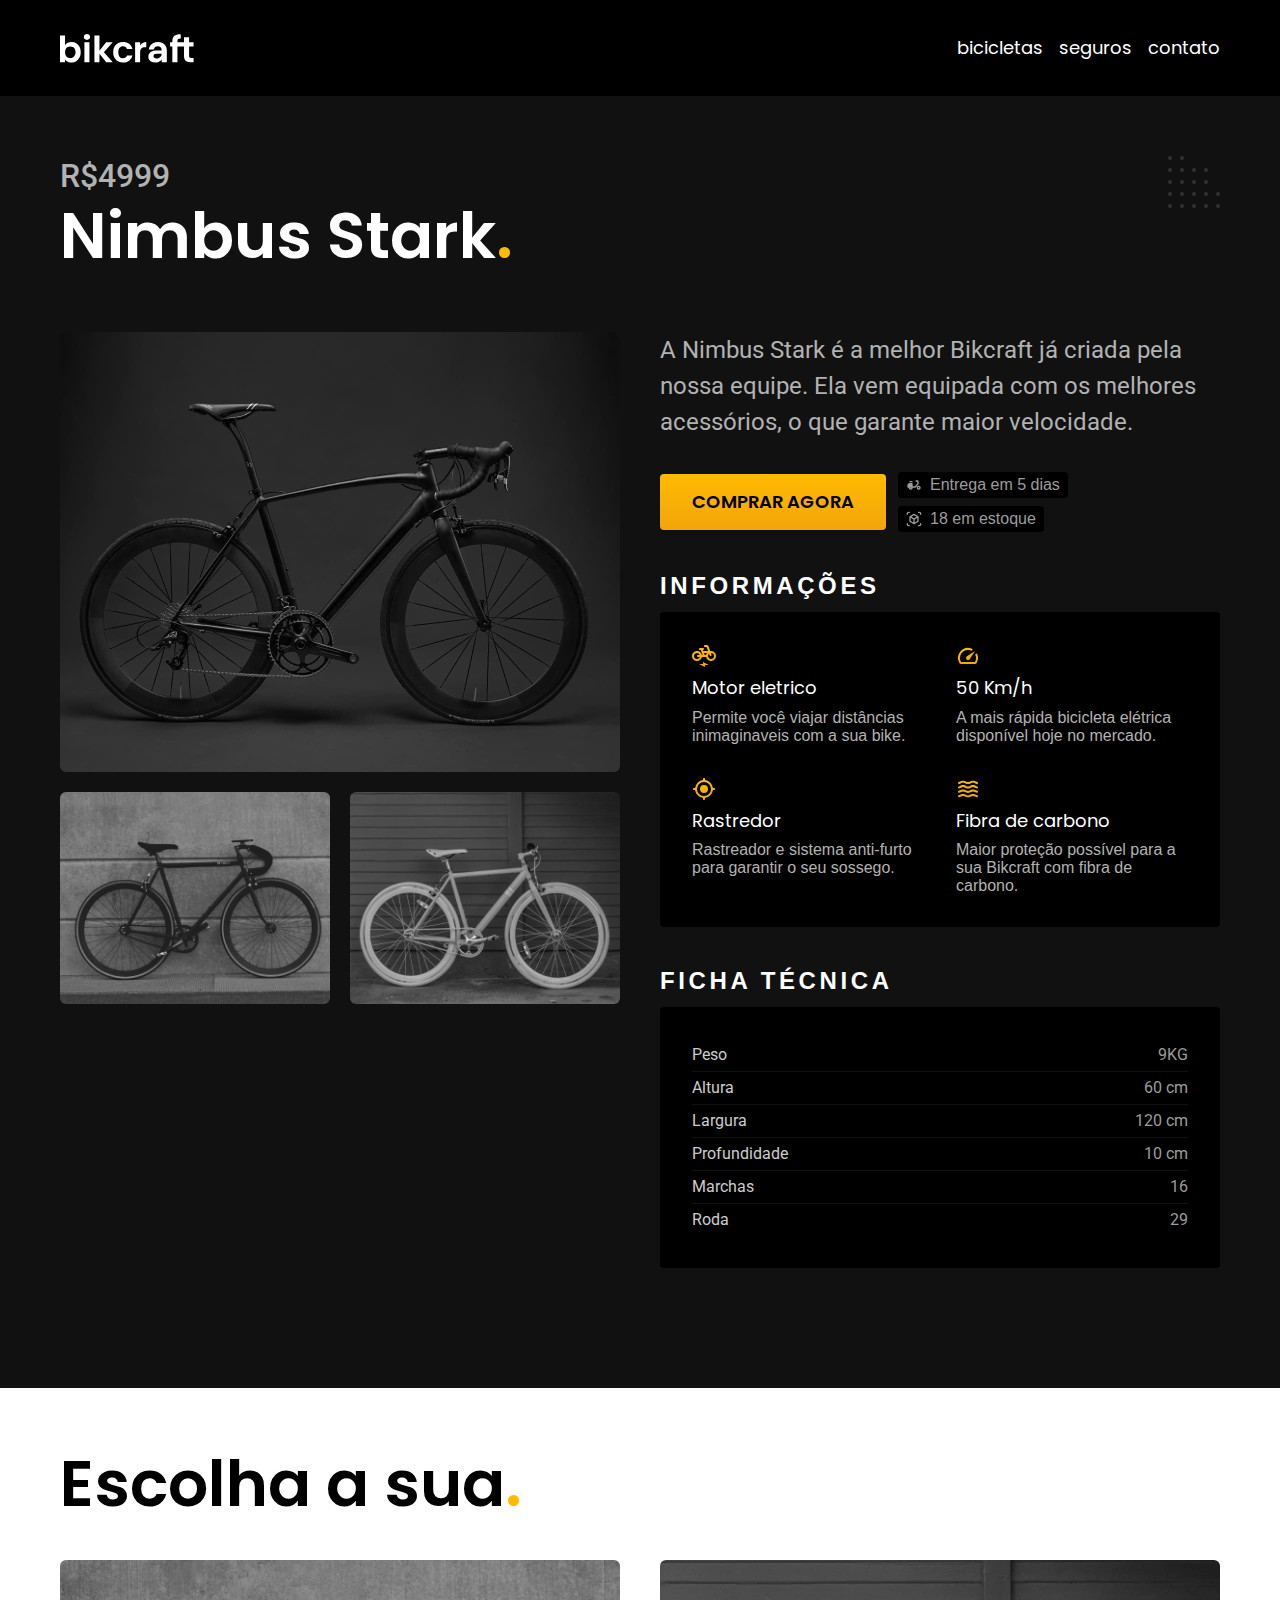
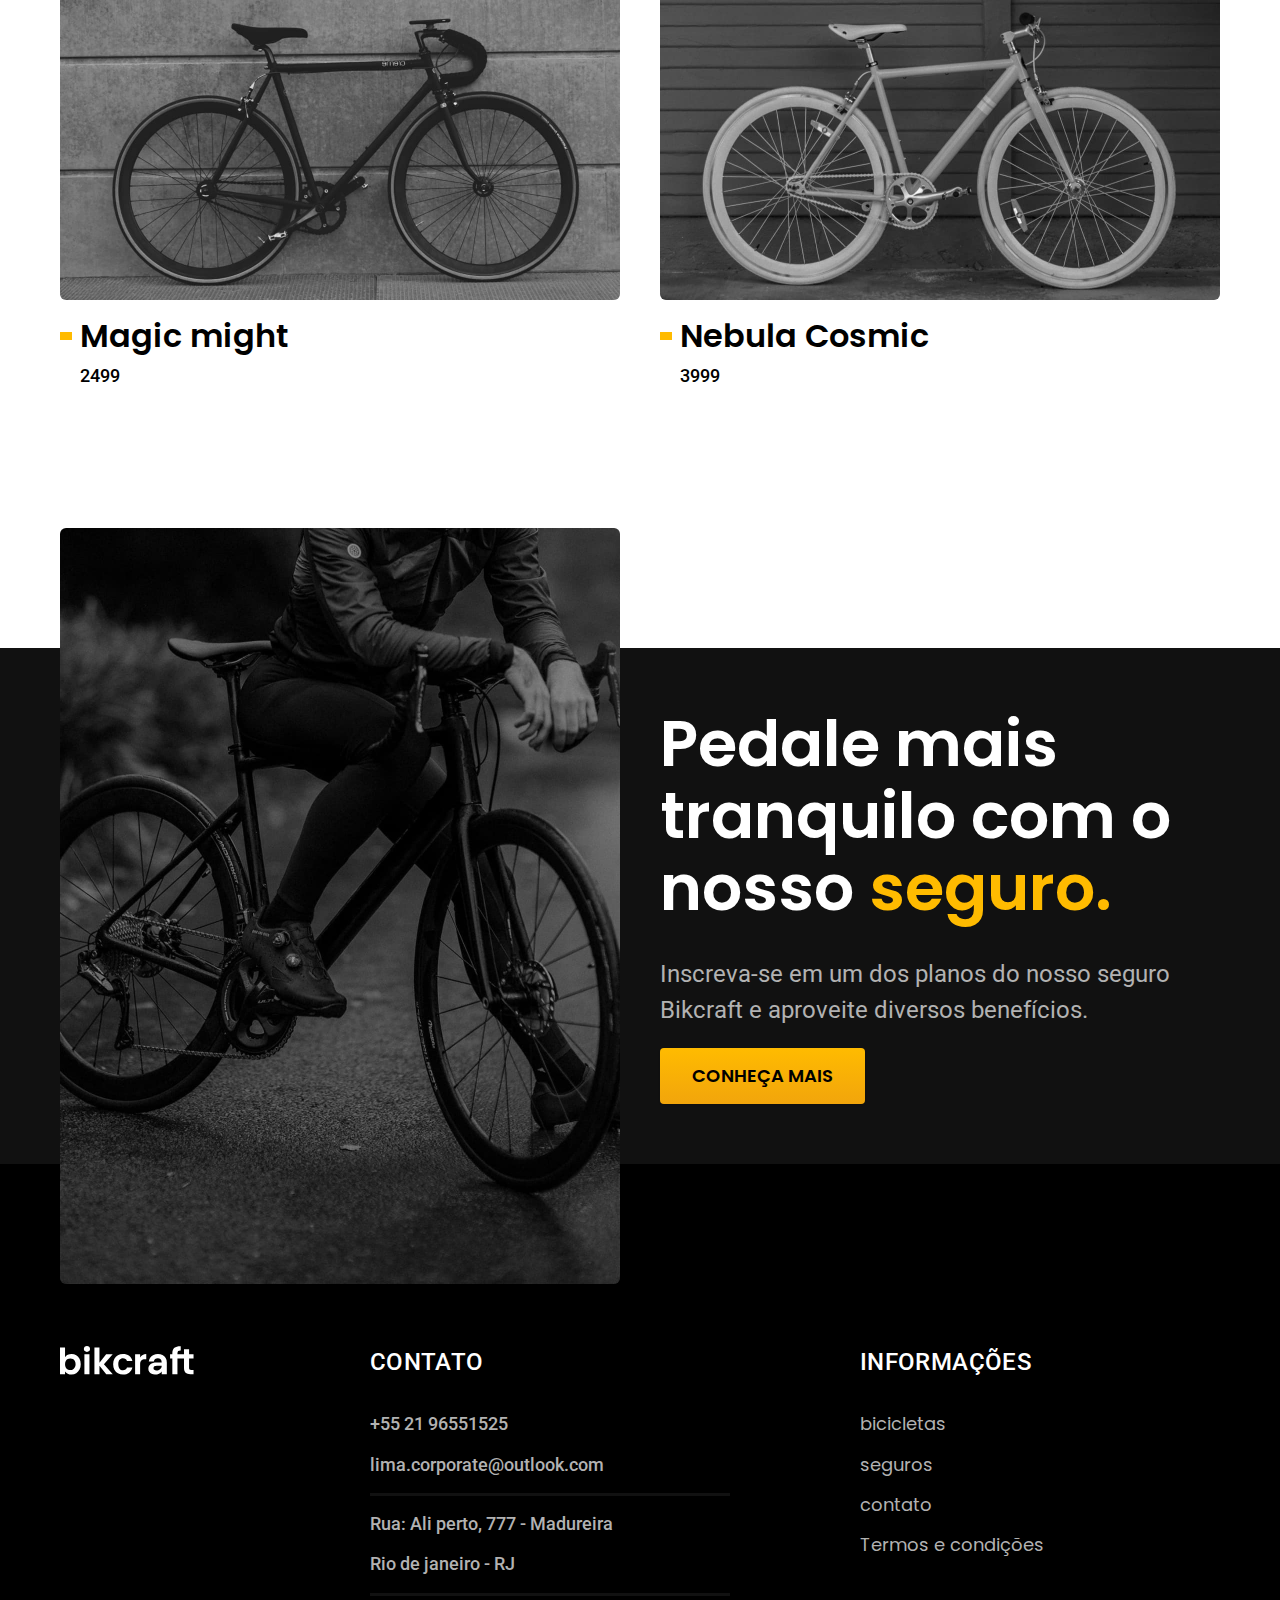
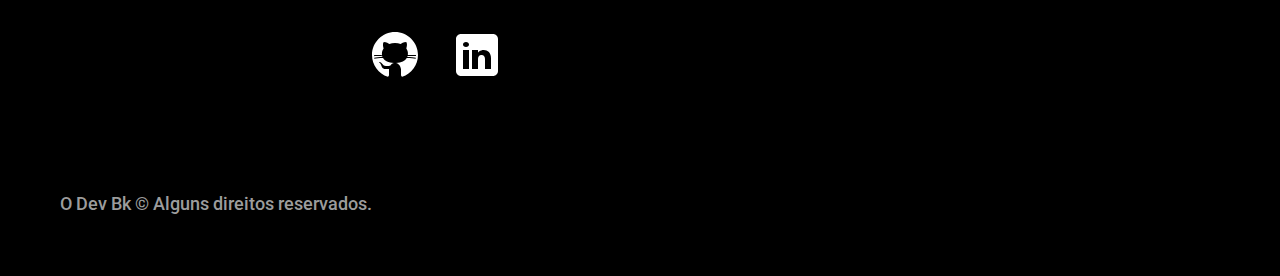
<file: Bicicletas/nimbus.html>
<!DOCTYPE html>
<html lang="pt-br">

<head>
  <meta charset="UTF-8">
  <meta http-equiv="X-UA-Compatible" content="IE=edge">
  <meta name="viewport" content="width=device-width, initial-scale=1.0">

  <title>Bikecraft | Nimbus</title>

  <link rel="stylesheet" href="../css/Global.css">
  <link rel="preconnect" href="https://fonts.googleapis.com">
  <link rel="preconnect" href="https://fonts.gstatic.com" crossorigin>
  <link href="https://fonts.googleapis.com/css2?family=Merriweather:ital,wght@1,900&family=Poppins:wght@400;600&family=Roboto:wght@400;500&display=swap" rel="stylesheet">
</head>

<body id="bicicleta">
  <header class="header-bg">
    <div class="header container">
      <a href="../"><img src="../img/bikcraft.svg" alt="Bikecraft"></a>

      <nav aria-label="primaria">
        <ul class="header-menu cor-0 font-1-m">
          <li><a href="../bicicletas.html">bicicletas</a></li>
          <li><a href="../seguros.html">seguros</a></li>
          <li><a href="../contato.html">contato</a></li>
        </ul>
      </nav>
    </div>
  </header>

  <main class="titulo-bg">
    <div>
      <div class="titulo container">
        <p class="font-2-xl cor-5">R$4999</p>
        <h1 class="font-1-xxl cor-0">Nimbus Stark<span class="cor-p1">.</span></h1>
      </div>
    </div>
    <div class="bicicleta container">
      <div class="bicicleta-imagens">
        <img src="../img/bicicleta/nimbus1.jpg" alt="">
        <img src="../img/bicicleta/nimbus2.jpg" alt="">
        <img src="../img/bicicleta/nimbus3.jpg" alt="">
      </div>
      <div class="bicicleta-conteudo">
        <p class="font-2-l cor-5">A Nimbus Stark é a melhor Bikcraft já criada pela nossa equipe. Ela vem equipada com os melhores acessórios, o que garante maior velocidade.</p>

        <div class="bicicleta-comprar">
          <a class="botao" href="../orcamento.html">Comprar agora</a>
          <span class="font-1-x-s cor-6"><img src="../img/icones/entrega.svg" alt="">Entrega em 5 dias</span>
          <span class="font-1-x-s cor-6"><img src="../img/icones/estoque.svg" alt="">18 em estoque</span>
        </div>

        <h2 class="font-1-x-s cor-0">informações</h2>
        <ul class="bicicleta-informacoes">
          <li>
            <img src="../img/icones/eletrica.svg" alt="">
            <h3 class="font-1-m cor-0">Motor eletrico</h3>
            <p class="font-2-x-s cor-5">Permite você viajar distâncias inimaginaveis com a sua bike.</p>
          </li>
          <li>
            <img src="../img/icones/velocidade.svg" alt="">
            <h3 class="font-1-m cor-0">50 Km/h</h3>
            <p class="font-2-x-s cor-5">A mais rápida bicicleta elétrica disponível hoje no mercado.</p>
          </li>
          <li>
            <img src="../img/icones/rastreador.svg" alt="">
            <h3 class="font-1-m cor-0">Rastredor</h3>
            <p class="font-2-x-s cor-5">Rastreador e sistema anti-furto para garantir o seu sossego.</p>
          </li>
          <li>
            <img src="../img/icones/carbono.svg" alt="">
            <h3 class="font-1-m cor-0">Fibra de carbono</h3>
            <p class="font-2-x-s cor-5">Maior proteção possível para a sua Bikcraft com fibra de carbono.</p>
          </li>
        </ul>
        <h2 class="font-1-x-s cor-0">Ficha Técnica</h2>
        <ul class="bicicleta-ficha font-2-s cor-4">
          <li>Peso <span>9KG</span></li>
          <li>Altura <span>60 cm</span></li>
          <li>Largura <span>120 cm</span></li>
          <li>Profundidade <span>10 cm</span></li>
          <li>Marchas <span>16</span></li>
          <li>Roda <span>29</span></li>
        </ul>
      </div>

    </div>

  </main>

  <article class="bicicletas-lista container">
    <h2 class="font-1-xxl">Escolha a sua<span class="cor-p1">.</span></h2>
    <ul>
      <li>
        <a href="./magic.html">
          <img src="../img/bicicletas/magic.jpg" alt="bicicleta preta">
          <h3 class="font-1-xl">Magic might</h3>
        </a>
        <span class="font-2-m">2499</span>
      </li>
      <li>
        <a href="./nebula.html">
          <img src="../img/bicicletas/nebula.jpg" alt="bicicleta preta">
          <h3 class="font-1-xl">Nebula Cosmic</h3>
        </a>
        <span class="font-2-m">3999</span>
      </li>
    </ul>
  </article>

  <article class="seguro-bg">
    <div class="seguro container">
      <div class="seguro-imagem">
        <img src="../img/fotos/seguros.jpg" alt="pessoa parada em cima de uma bicicleta">
      </div>
      <div class="seguro-conteudo">
        <h2 class="font-1-xxl cor-0">Pedale mais tranquilo com o nosso <span class="cor-p1">seguro.</span></h2>
        <p class="font-2-l cor-5">Inscreva-se em um dos planos do nosso seguro Bikcraft e aproveite diversos benefícios.</p>
        <a class="botao" href="../seguros.html">Conheça mais</a>

      </div>
    </div>

  </article>


  <footer class="footer-bg">
    <div class="footer container">
      <img src="../img/bikcraft.svg" alt="bikecraft">
      <div class="footer-contato">
        <h3 class="font-2-l-b cor-0">Contato</h3>
        <ul class="font-2-m cor-5">
          <li><a href="tel:+5521965510525"></a>+55 21 96551525</li>
          <li><a href="mailto:lima.corporate@outlook.com"></a>lima.corporate@outlook.com</li>
          <li>Rua: Ali perto, 777 - Madureira</li>
          <li>Rio de janeiro - RJ</li>
        </ul>
        <div class="footer-redes">
          <a href="https://github.com/O-DEV-BK">GitHub
            <img src="../img/icones/github.svg" alt="">
          </a>
          <a href="https://www.linkedin.com/in/raphael-lima-293b6226b/">LinkedIn
            <img src="../img/icones/linkedin.svg" alt="">
          </a>
        </div>
      </div>
      <div class="footer-informacoes">
        <h3 class="font-2-l-b cor-0">informações</h3>
        <nav>
          <ul class="font-1-m cor-5">
            <li><a href="../bicicletas.html">bicicletas</a></li>
            <li><a href="../seguros.html">seguros</a></li>
            <li><a href="../contato.html">contato</a></li>
            <li><a href="../termos.html">Termos e condições</a></li>
          </ul>
        </nav>
      </div>
      <p class="footer-copy font-2-m cor-6">O Dev Bk © Alguns direitos reservados.</p>
    </div>


  </footer>

</body>

</html>
</file>
<file: css/Global.css>
@import url(./home/tecnologia.css);
@import url(./home/header.css);
@import url(./utilidades/componentes.css);
@import url(./Introducao/introducao.css);
@import url(./utilidades/tipografia.css);
@import url(./utilidades/Cores.css);
@import url(./Bicicletas/bicicletas-lista.css);
@import url(./home/parceiros.css);
@import url(./home/depoimento.css);
@import url(./seguros/seguros.css);
@import url(./home/footer.css);
@import url(./termos/termos.css);
@import url(./Bicicletas/Bicicletas.css);
@import url(./seguros/vantagens.css);
@import url(./seguros/perguntas.css);
@import url(./bicicleta/bicicleta.css);
@import url(./bicicleta/seguro.css);
@import url(./contato/contato.css);
@import url(./contato/lojas.css);
@import url(./utilidades/formulario.css);
@import url(./orcamento/orcamento.css);

body {
  margin: 0px;
  font-family: Arial, Helvetica, sans-serif;
  height: 2000px;
}

h1,
h2,
h3,
h4,
ul,
p,
blockquote,
dd {
  margin: 0px;
}

ul {
  padding: 0px;
  list-style: none;
}

a {
  text-decoration: none;
  color: inherit;
}

img {
  max-width: 100%;
  display: block;
}

img[src$=".jpg"] {
  border-radius: 6px;
}
</file>
